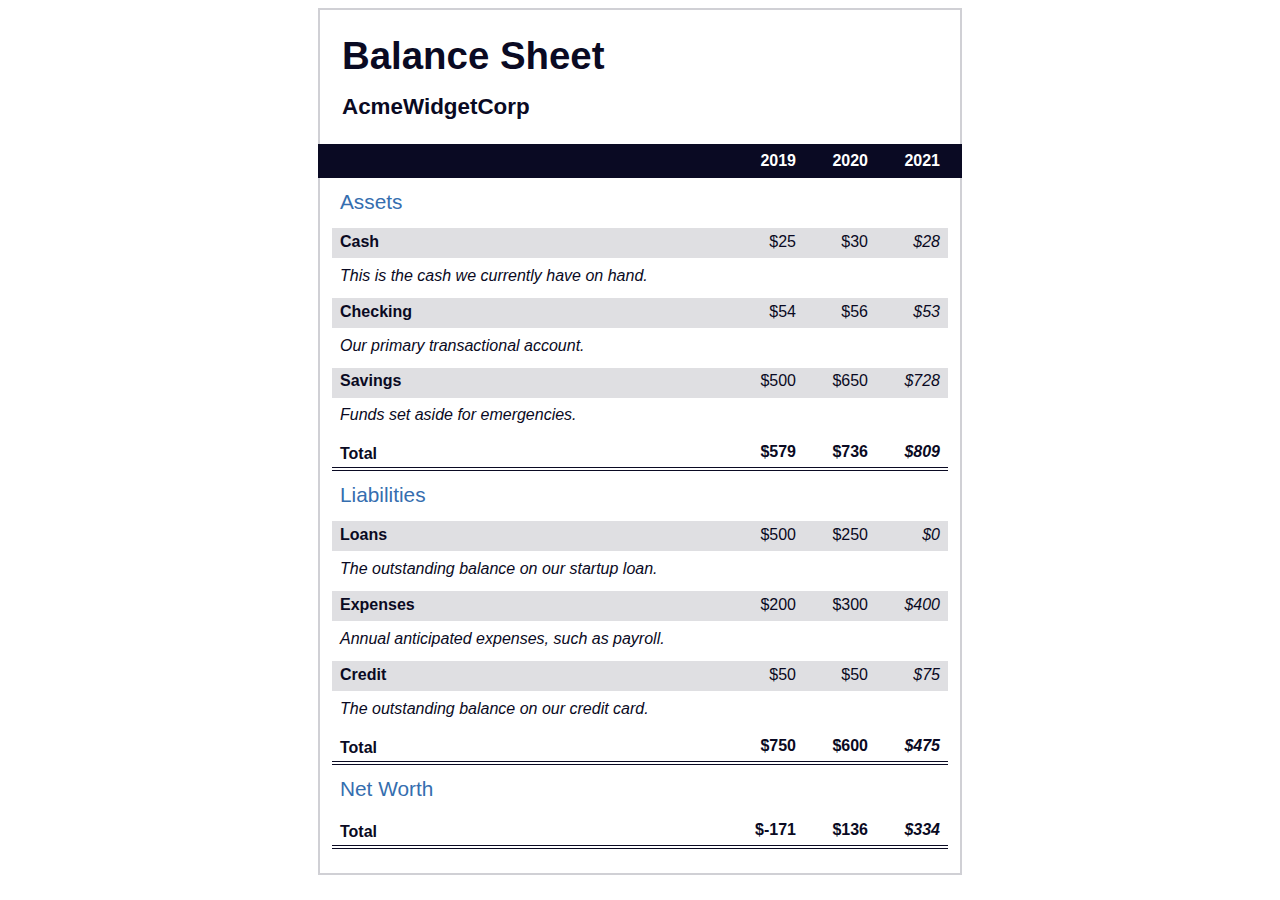
<file: balance sheet/index.html>
<!DOCTYPE html>
<html lang="en">
  <head>
    <meta charset="UTF-8">
    <meta name="viewport" content="width=device-width, initial-scale=1.0">
    <title>Balance Sheet</title>
    <link rel="stylesheet" href="./styles.css">
  </head>
  <body>
    <main>
      <section>
        <h1>
          <span class="flex">
            <span>AcmeWidgetCorp</span>
            <span>Balance Sheet</span>
          </span>
        </h1>
        <div id="years" aria-hidden="true">
          <span class="year">2019</span>
          <span class="year">2020</span>
          <span class="year">2021</span>
        </div>
        <div class="table-wrap">
          <table>
            <caption>Assets</caption>
            <thead>
              <tr>
                <td></td>
                <th><span class="sr-only year">2019</span></th>
                <th><span class="sr-only year">2020</span></th>
                <th class="current"><span class="sr-only year">2021</span></th>
              </tr>
            </thead>
            <tbody>
              <tr class="data">
                <th>Cash <span class="description">This is the cash we currently have on hand.</span></th>
                <td>$25</td>
                <td>$30</td>
                <td class="current">$28</td>
              </tr>
              <tr class="data">
                <th>Checking <span class="description">Our primary transactional account.</span></th>
                <td>$54</td>
                <td>$56</td>
                <td class="current">$53</td>
              </tr>
              <tr class="data">
                <th>Savings <span class="description">Funds set aside for emergencies.</span></th>
                <td>$500</td>
                <td>$650</td>
                <td class="current">$728</td>
              </tr>
              <tr class="total">
                <th>Total <span class="sr-only">Assets</span></th>
                <td>$579</td>
                <td>$736</td>
                <td class="current">$809</td>
              </tr>
            </tbody>
          </table>
          <table>
            <caption>Liabilities</caption>
            <thead>
              <tr>
              <td></td>
              <th><span class="sr-only">2019</span></th>
              <th><span class="sr-only">2020</span></th>
              <th><span class="sr-only">2021</span></th>
              </tr>
            </thead>
            <tbody>
              <tr class="data">
                <th>Loans <span class="description">The outstanding balance on our startup loan.</span></th>
                <td>$500</td>
                <td>$250</td>
                <td class="current">$0</td>
              </tr>
              <tr class="data">
                <th>Expenses <span class="description">Annual anticipated expenses, such as payroll.</span></th>
                <td>$200</td>
                <td>$300</td>
                <td class="current">$400</td>
              </tr>
              <tr class="data">
                <th>Credit <span class="description">The outstanding balance on our credit card.</span></th>
                <td>$50</td>
                <td>$50</td>
                <td class="current">$75</td>
              </tr>
              <tr class="total">
                <th>Total <span class="sr-only">Liabilities</span></th>
                <td>$750</td>
                <td>$600</td>
                <td class="current">$475</td>
              </tr>
            </tbody>
          </table>
          <table>
            <caption>Net Worth</caption>
            <thead>
              <tr>
              <td></td>
              <th><span class="sr-only">2019</span></th>
              <th><span class="sr-only">2020</span></th>
              <th><span class="sr-only">2021</span></th>
              </tr>
            </thead>
            <tbody>
              <tr class="total">
                <th>Total <span class="sr-only">Net Worth</span></th>
                <td>$-171</td>
                <td>$136</td>
                <td class="current">$334</td>
              </tr>
            </tbody>
          </table>
        </div>
      </section>
    </main>
  </body>
</html>
</file>
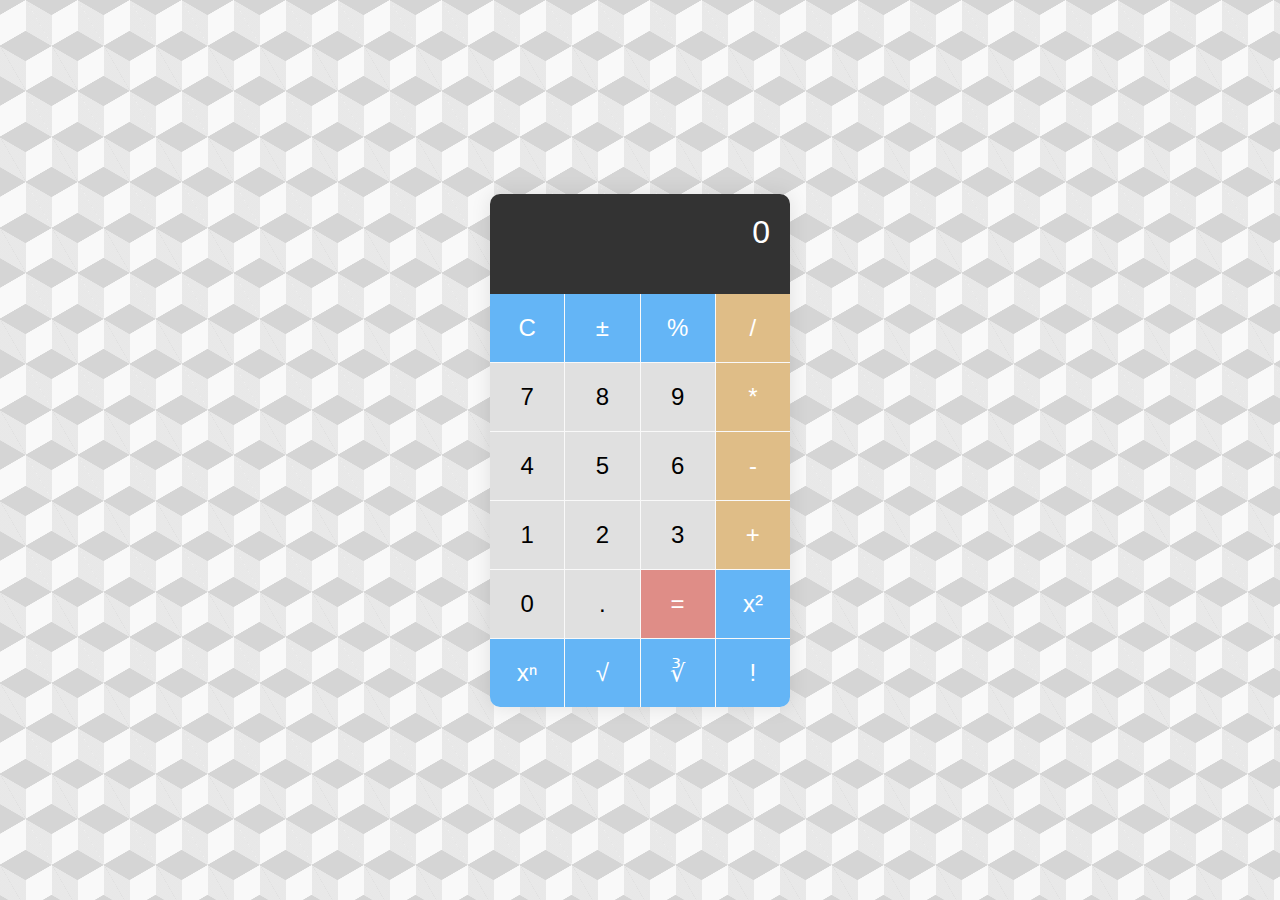
<file: CalculatorJs/index.html>
<!DOCTYPE html>
<html lang="en">
<head>
    <meta charset="UTF-8">
    <meta name="viewport" content="width=device-width, initial-scale=1.0">
    <title>Calculator</title>
    <link rel="stylesheet" href="styles.css">
</head>
<body>
    <div class="calculator">
        <div class="display" id="display">0</div>
        <div class="buttons">
            <button class="btn function-btn" data-key="Escape" onclick="clearDisplay()">C</button>
            <button class="btn function-btn" onclick="negate()">±</button>
            <button class="btn function-btn" onclick="percentage()">%</button>
            <button class="btn operator-btn" data-key="/" onclick="chooseOperation('/')">/</button>

            <button class="btn number-btn" data-key="7" onclick="appendNumber(7)">7</button>
            <button class="btn number-btn" data-key="8" onclick="appendNumber(8)">8</button>
            <button class="btn number-btn" data-key="9" onclick="appendNumber(9)">9</button>
            <button class="btn operator-btn" data-key="*" onclick="chooseOperation('*')">*</button>

            <button class="btn number-btn" data-key="4" onclick="appendNumber(4)">4</button>
            <button class="btn number-btn" data-key="5" onclick="appendNumber(5)">5</button>
            <button class="btn number-btn" data-key="6" onclick="appendNumber(6)">6</button>
            <button class="btn operator-btn" data-key="-" onclick="chooseOperation('-')">-</button>

            <button class="btn number-btn" data-key="1" onclick="appendNumber(1)">1</button>
            <button class="btn number-btn" data-key="2" onclick="appendNumber(2)">2</button>
            <button class="btn number-btn" data-key="3" onclick="appendNumber(3)">3</button>
            <button class="btn operator-btn" data-key="+" onclick="chooseOperation('+')">+</button>

            <button class="btn number-btn" data-key="0" onclick="appendNumber(0)">0</button>
            <button class="btn number-btn" data-key="." onclick="appendNumber('.')">.</button>
            <button class="btn equal-btn" data-key="=" onclick="calculate()">=</button>

            <button class="btn function-btn" onclick="square()">x²</button>
            <button class="btn function-btn" onclick="power()">xⁿ</button>
            <button class="btn function-btn" onclick="sqrt()">√</button>
            <button class="btn function-btn" onclick="cuberoot()">∛</button>
            <button class="btn function-btn" onclick="factorial()">!</button>
        </div>
    </div>
    <script src="script.js"></script>
</body>
</html>
</file>
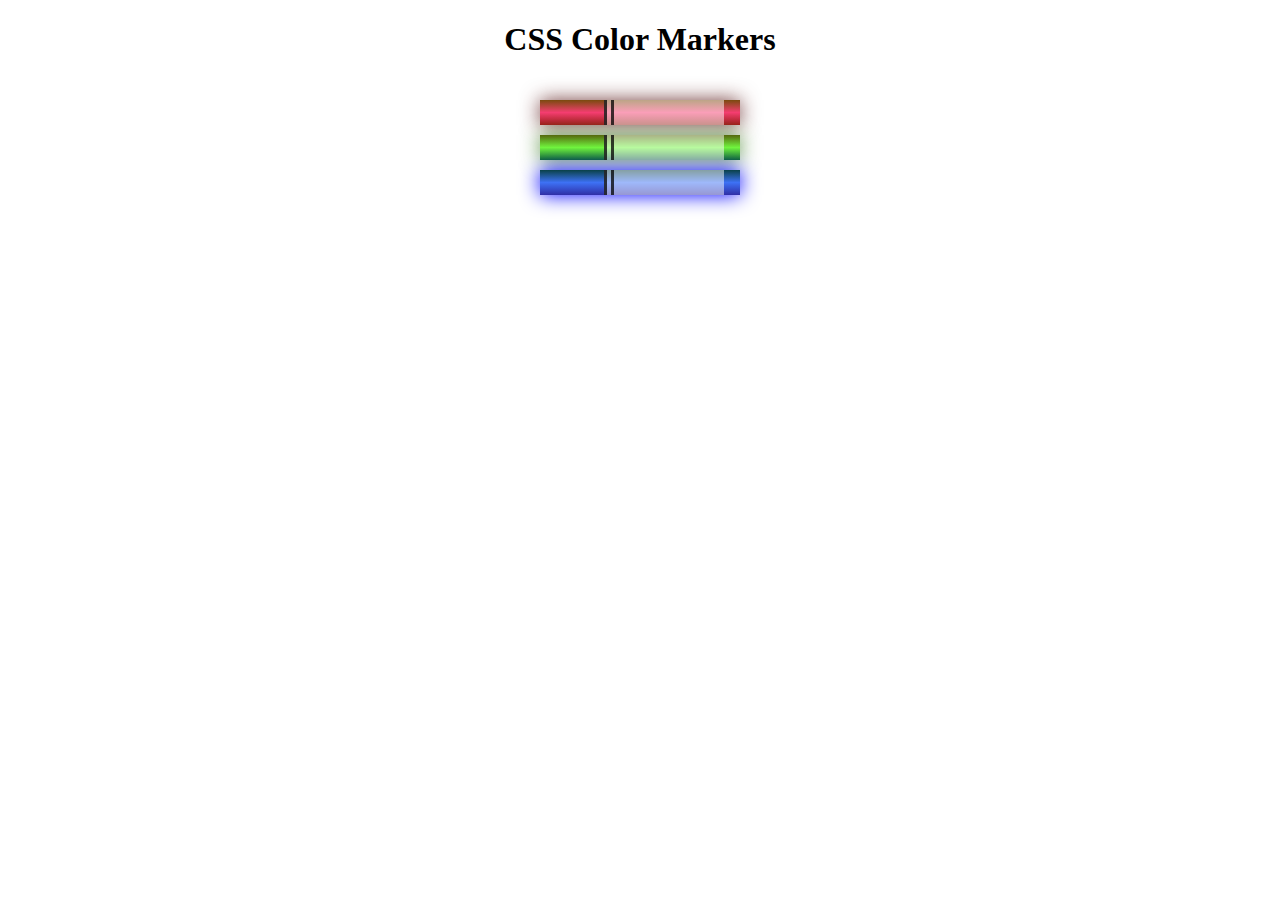
<file: CSS markeriai/index.html>
<!DOCTYPE html>
<html>
  <head>
    <meta charset="utf-8">
    <meta name="viewport" content="width=device-width, initial-scale=1.0">
    <title>Colored Markers</title>
    <link rel="stylesheet" type="text/css" href="styles.css">
  </head>
  <body>
    <h1>CSS Color Markers</h1>
    <div class="container">
      <div class="marker red">
        <div class="cap"></div>
        <div class="sleeve"></div>
      </div>
      <div class="marker green">
        <div class="cap"></div>
        <div class="sleeve"></div>
      </div>
      <div class="marker blue">
        <div class="cap"></div>
        <div class="sleeve"></div>
      </div>
    </div>
  </body>
</html>
</file>
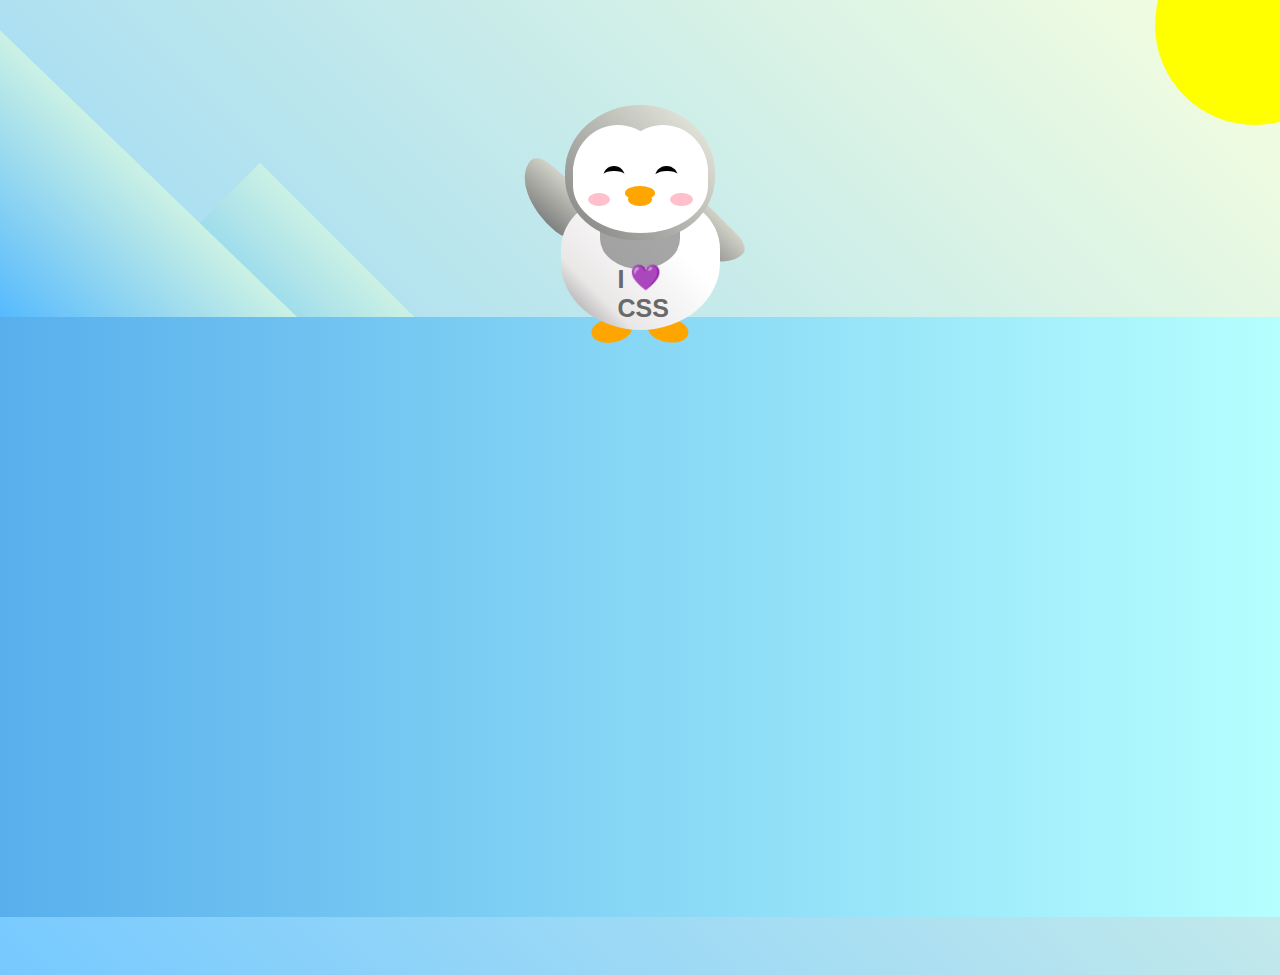
<file: CSS pingviniukas/index.html>
<!DOCTYPE html>
<html lang="en">
  <head>
    <meta charset="UTF-8" />
    <link rel="stylesheet" href="./styles.css" />
    <title>Penguin</title>
    <meta name="viewport" content="width=device-width, initial-scale=1.0" />
  </head>

  <body>
    <div class="left-mountain"></div>
    <div class="back-mountain"></div>
    <div class="sun"></div>
    <div class="penguin">
      <div class="penguin-head">
        <div class="face left"></div>
        <div class="face right"></div>
        <div class="chin"></div>
        <div class="eye left">
          <div class="eye-lid"></div>
        </div>
        <div class="eye right">
          <div class="eye-lid"></div>
        </div>
        <div class="blush left"></div>
        <div class="blush right"></div>
        <div class="beak top"></div>
        <div class="beak bottom"></div>
      </div>
      <div class="shirt">
        <div>💜</div>
        <p>I CSS</p>
      </div> 
      <div class="penguin-body">
        <div class="arm left"></div>
        <div class="arm right"></div>
        <div class="foot left"></div>
        <div class="foot right"></div>
      </div>
    </div>

    <div class="ground"></div>
  </body>
</html>
</file>
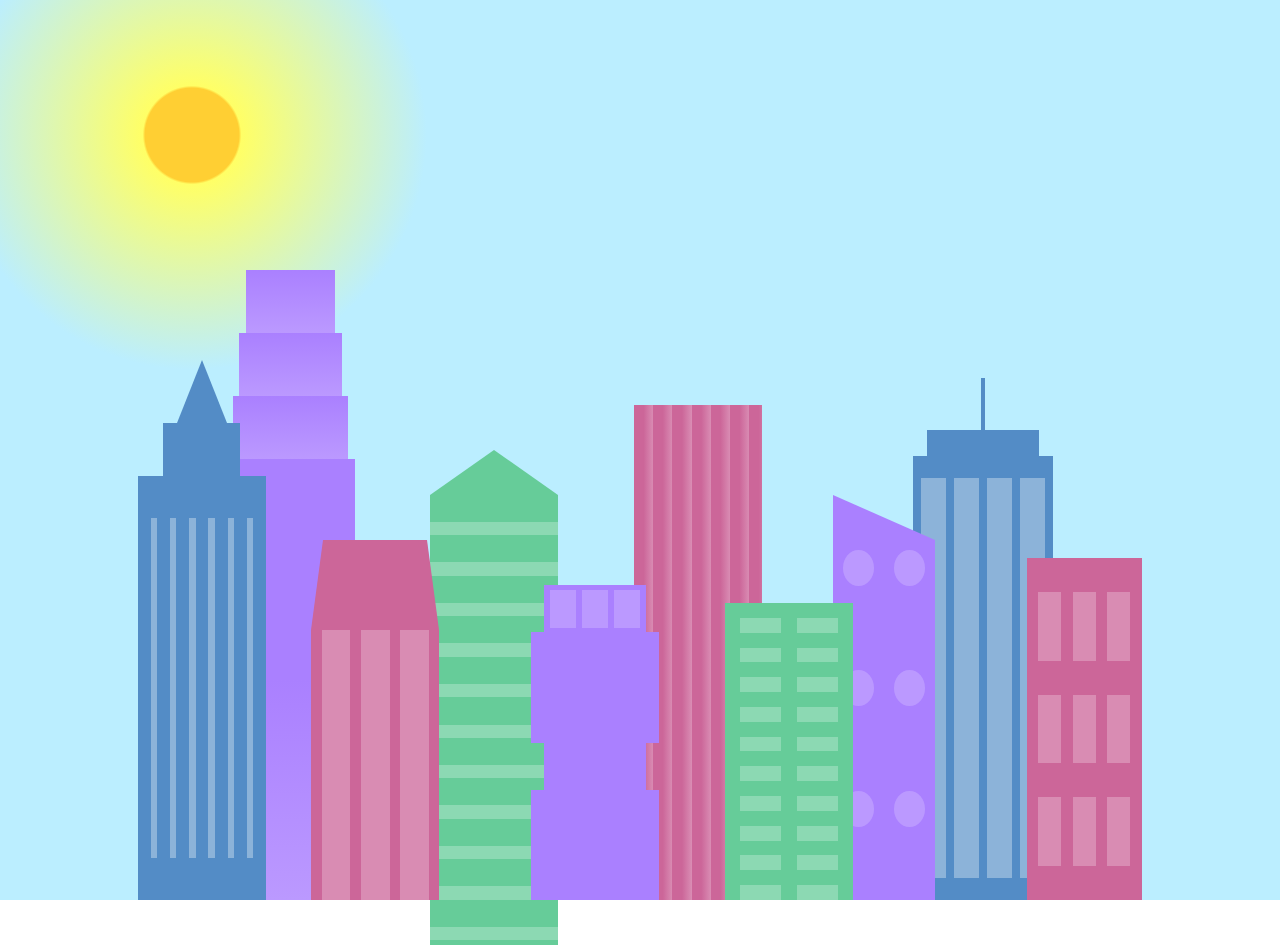
<file: CSS variables (cities skylines krc)/index.html>
<!DOCTYPE html>
<html lang="en">    
  <head>
    <meta charset="UTF-8">
    <title>City Skyline</title>
    <link href="styles.css" rel="stylesheet" />   
  </head>

  <body>
    <div class="background-buildings sky">
      <div></div>
      <div></div>
      <div class="bb1 building-wrap">
        <div class="bb1a bb1-window"></div>
        <div class="bb1b bb1-window"></div>
        <div class="bb1c bb1-window"></div>
        <div class="bb1d"></div>
      </div>
      <div class="bb2">
        <div class="bb2a"></div>
        <div class="bb2b"></div>
      </div>
      <div class="bb3"></div>
      <div></div>
      <div class="bb4 building-wrap">
        <div class="bb4a"></div>
        <div class="bb4b"></div>
        <div class="bb4c window-wrap">
          <div class="bb4-window"></div>
          <div class="bb4-window"></div>
          <div class="bb4-window"></div>
          <div class="bb4-window"></div>
        </div>
      </div>
      <div></div>
      <div></div>
    </div>

    <div class="foreground-buildings">
      <div></div>
      <div></div>
      <div class="fb1 building-wrap">
        <div class="fb1a"></div>
        <div class="fb1b"></div>
        <div class="fb1c"></div>
      </div>
      <div class="fb2">
        <div class="fb2a"></div>
        <div class="fb2b window-wrap">
          <div class="fb2-window"></div>
          <div class="fb2-window"></div>
          <div class="fb2-window"></div>
        </div>
      </div>
      <div></div>
      <div class="fb3 building-wrap">
        <div class="fb3a window-wrap">
          <div class="fb3-window"></div>
          <div class="fb3-window"></div>
          <div class="fb3-window"></div>
        </div>
        <div class="fb3b"></div>
        <div class="fb3a"></div>
        <div class="fb3b"></div>
      </div>
      <div class="fb4">
        <div class="fb4a"></div>
        <div class="fb4b">
          <div class="fb4-window"></div>
          <div class="fb4-window"></div>
          <div class="fb4-window"></div>
          <div class="fb4-window"></div>
          <div class="fb4-window"></div>
          <div class="fb4-window"></div>
        </div>
      </div>
      <div class="fb5"></div>
      <div class="fb6"></div>
      <div></div>
      <div></div>
    </div>
  </body>
</html>
</file>
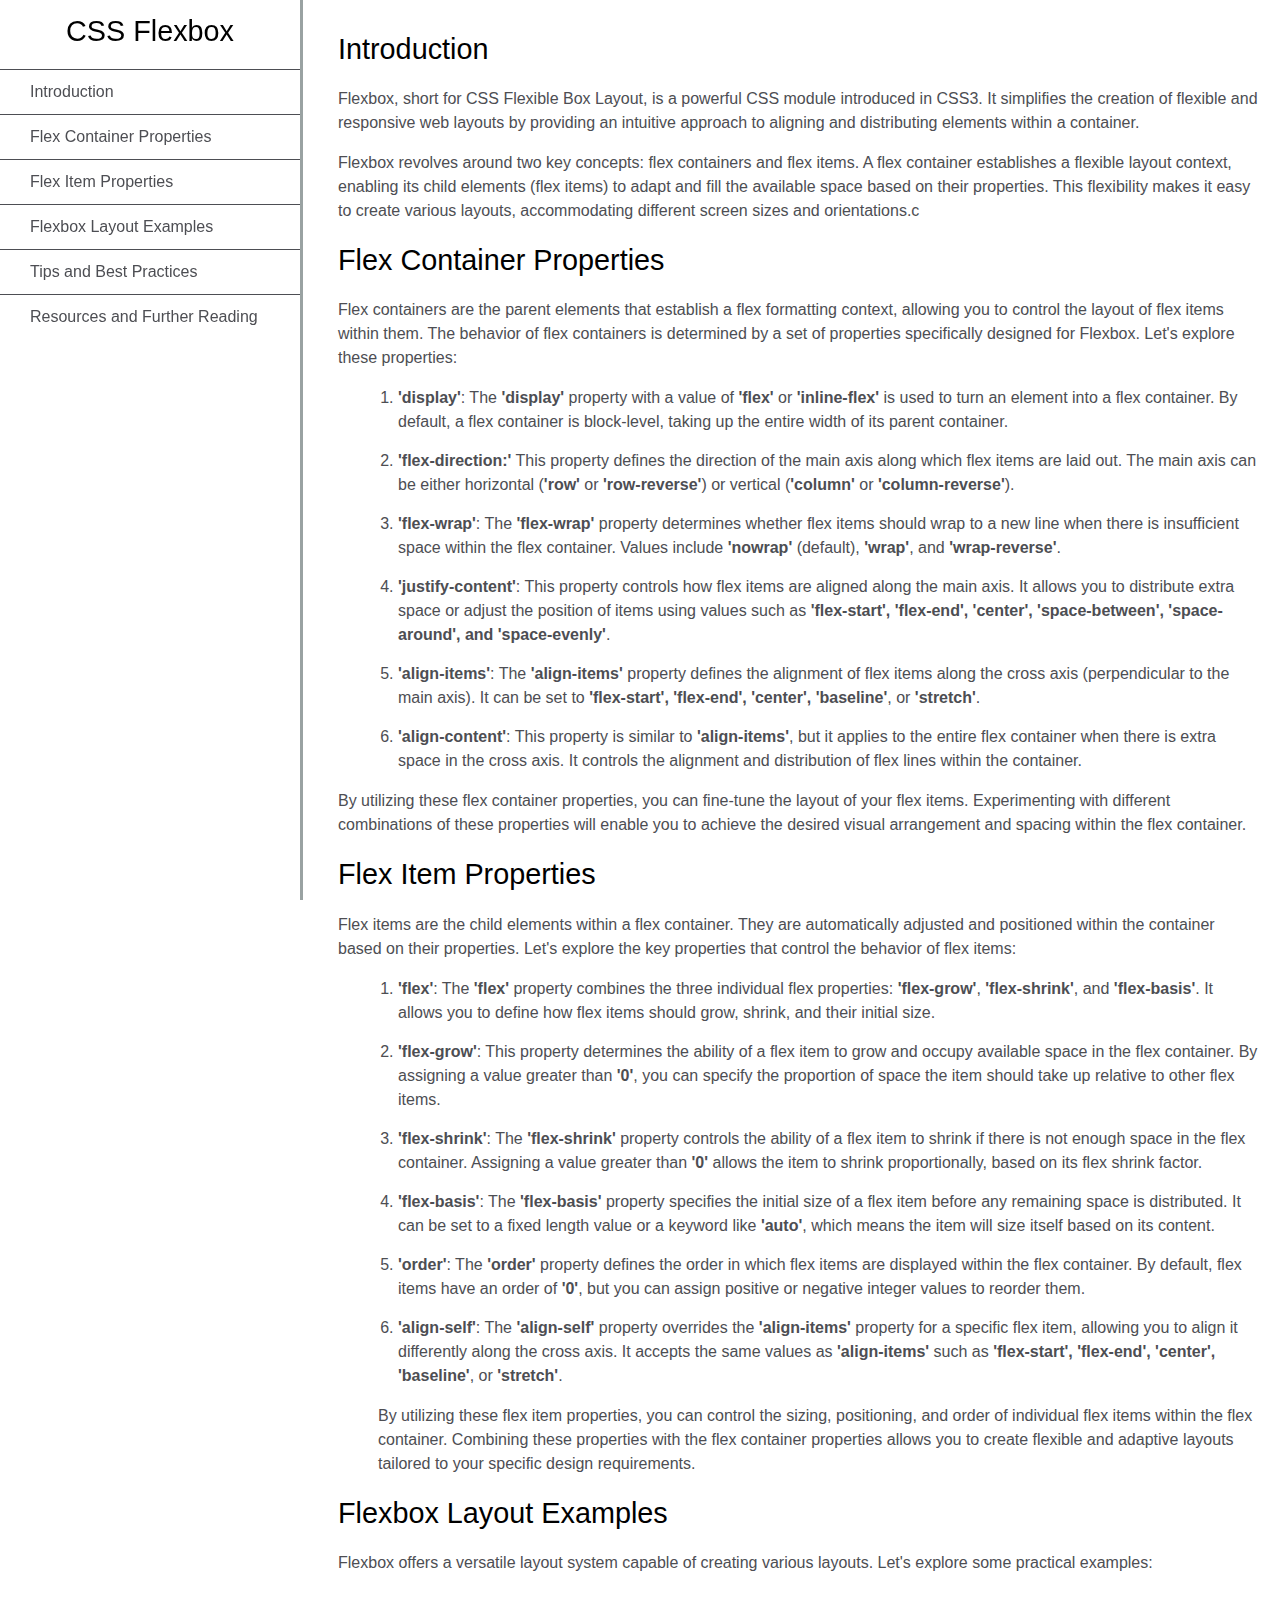
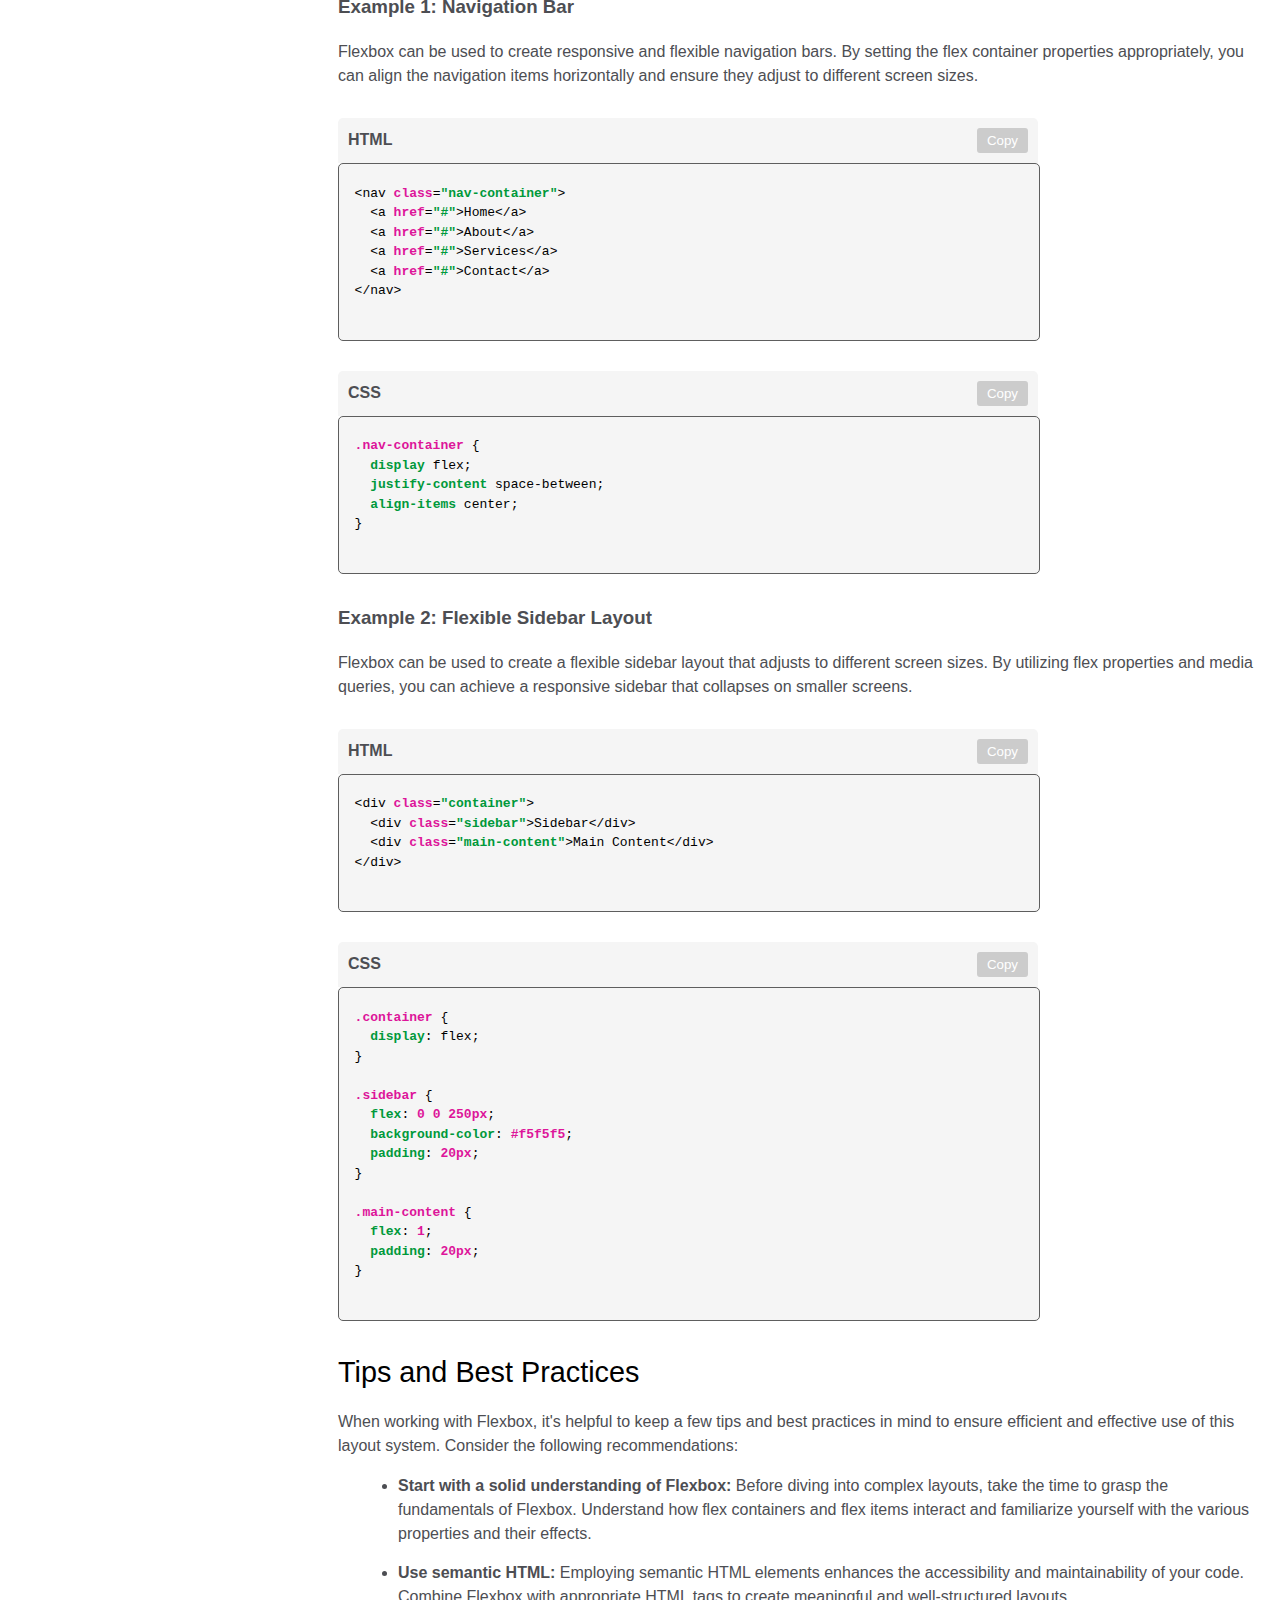
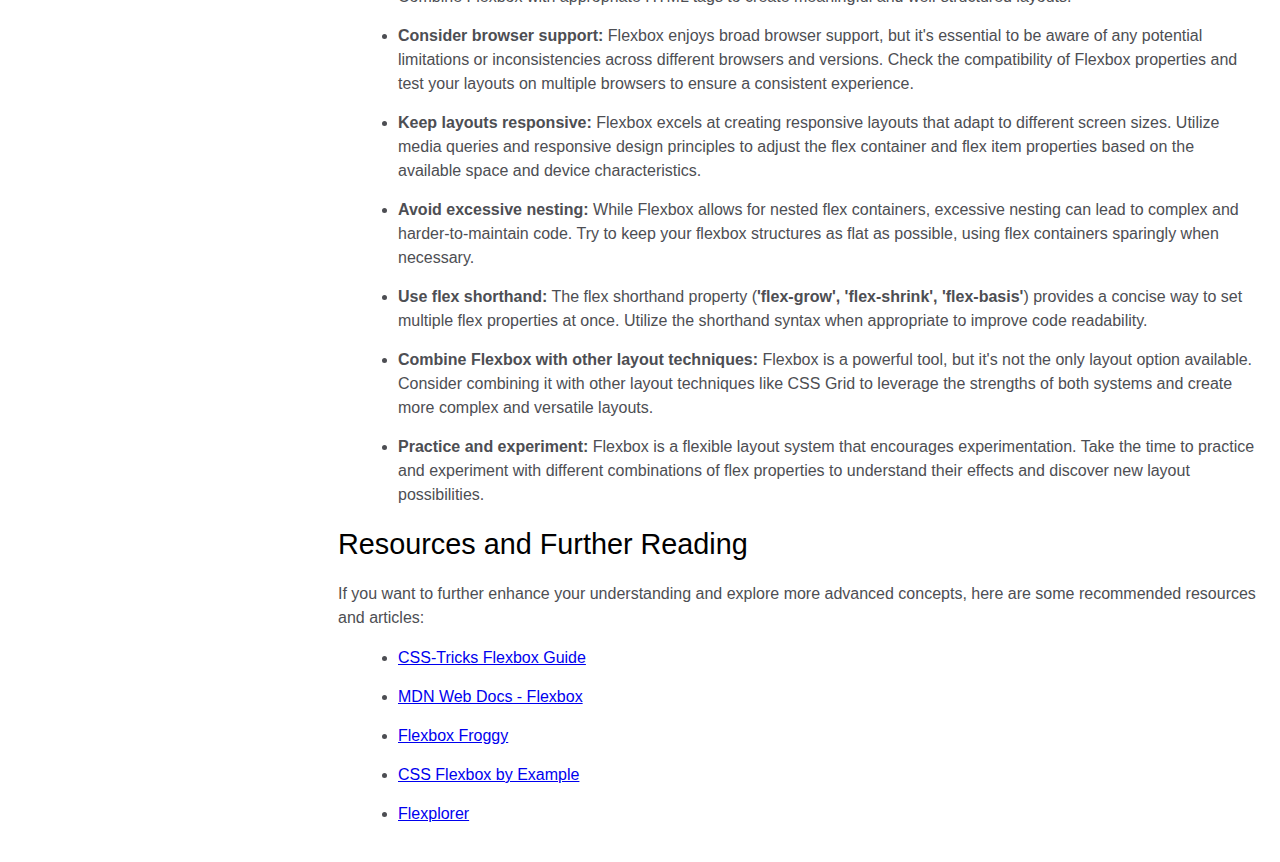
<file: Documentation apie CSS Flexbox/index.html>
<!DOCTYPE html>
<html>
  <head>
    <meta charset="utf-8">
    <meta name="viewport" content="width=device-width, initial-scale=1.0">
    <title>CSS Flexbox</title>
    <link rel="stylesheet" type="text/css" href="styles.css">
    <script src="script.js"></script>
  </head>
  <body>
    <nav id="navbar">
      <header>CSS Flexbox</header>
      <ul>
        <li>
            <a class="nav-link" href="#Introduction">Introduction</a>
        </li>
        <li>
          <a class="nav-link" href="#Flex_Container_Properties">Flex Container Properties</a>
        </li>
        <li>
          <a class="nav-link" href="#Flex_Item_Properties">Flex Item Properties</a>
        </li>
        <li>
            <a class="nav-link" href="#Flexbox_Layout_Examples">Flexbox Layout Examples</a>
        </li>
        <li><a class="nav-link" href="#Tips_and_Best_Practices">Tips and Best Practices</a></li>
        <li>
        <a class="nav-link" href="#Resources_and_Further_Reading">Resources and Further Reading</a>
        </li>
      </ul>
    </nav>
    <main id="main-doc">
      <section class="main-section" id="Introduction">
        <header>Introduction</header>
        <p>Flexbox, short for CSS Flexible Box Layout, is a powerful CSS module introduced in CSS3. It simplifies the creation of flexible and responsive web layouts by providing an intuitive approach to aligning and distributing elements within a container.</p>
        <p>Flexbox revolves around two key concepts: flex containers and flex items. A flex container establishes a flexible layout context, enabling its child elements (flex items) to adapt and fill the available space based on their properties. This flexibility makes it easy to create various layouts, accommodating different screen sizes and orientations.c</p>
      </section>
      <section class="main-section" id="Flex_Container_Properties">
        <header>Flex Container Properties</header>
        <p>Flex containers are the parent elements that establish a flex formatting context, allowing you to control the layout of flex items within them. The behavior of flex containers is determined by a set of properties specifically designed for Flexbox. Let's explore these properties:</p>
        <ol>
          <li><strong>'display'</strong>: The <strong>'display'</strong> property with a value of <strong>'flex'</strong> or <strong>'inline-flex'</strong> is used to turn an element into a flex container. By default, a flex container is block-level, taking up the entire width of its parent container.</li>
          <li><strong>'flex-direction:'</strong> This property defines the direction of the main axis along which flex items are laid out. The main axis can be either horizontal (<strong>'row'</strong> or <strong>'row-reverse'</strong>) or vertical (<strong>'column'</strong> or <strong>'column-reverse'</strong>).</li>
          <li><strong>'flex-wrap'</strong>: The <strong>'flex-wrap'</strong> property determines whether flex items should wrap to a new line when there is insufficient space within the flex container. Values include <strong>'nowrap'</strong> (default), <strong>'wrap'</strong>, and <strong>'wrap-reverse'</strong>.</li>
          <li><strong>'justify-content'</strong>: This property controls how flex items are aligned along the main axis. It allows you to distribute extra space or adjust the position of items using values such as <strong>'flex-start', 'flex-end', 'center', 'space-between', 'space-around', and 'space-evenly'</strong>.</li>
          <li><strong>'align-items'</strong>: The <strong>'align-items'</strong> property defines the alignment of flex items along the cross axis (perpendicular to the main axis). It can be set to <strong>'flex-start', 'flex-end', 'center', 'baseline'</strong>, or <strong>'stretch'</strong>.</li>
          <li><strong>'align-content'</strong>: This property is similar to <strong>'align-items'</strong>, but it applies to the entire flex container when there is extra space in the cross axis. It controls the alignment and distribution of flex lines within the container.</li>
        </ol>
        <p>By utilizing these flex container properties, you can fine-tune the layout of your flex items. Experimenting with different combinations of these properties will enable you to achieve the desired visual arrangement and spacing within the flex container.</p>
      </section>
      <section class="main-section" id="Flex_Item_Properties">
        <header>Flex Item Properties</header>
        <p>Flex items are the child elements within a flex container. They are automatically adjusted and positioned within the container based on their properties. Let's explore the key properties that control the behavior of flex items:</p>
        <ol>
          <li><strong>'flex'</strong>: The <strong>'flex'</strong> property combines the three individual flex properties: <strong>'flex-grow'</strong>, <strong>'flex-shrink'</strong>, and <strong>'flex-basis'</strong>. It allows you to define how flex items should grow, shrink, and their initial size.</li>
          <li><strong>'flex-grow'</strong>: This property determines the ability of a flex item to grow and occupy available space in the flex container. By assigning a value greater than <strong>'0'</strong>, you can specify the proportion of space the item should take up relative to other flex items.</li>
          <li><strong>'flex-shrink'</strong>: The <strong>'flex-shrink'</strong> property controls the ability of a flex item to shrink if there is not enough space in the flex container. Assigning a value greater than <strong>'0'</strong> allows the item to shrink proportionally, based on its flex shrink factor.</li>
          <li><strong>'flex-basis'</strong>: The <strong>'flex-basis'</strong> property specifies the initial size of a flex item before any remaining space is distributed. It can be set to a fixed length value or a keyword like <strong>'auto'</strong>, which means the item will size itself based on its content.</li>
          <li><strong>'order'</strong>: The <strong>'order'</strong> property defines the order in which flex items are displayed within the flex container. By default, flex items have an order of <strong>'0'</strong>, but you can assign positive or negative integer values to reorder them.</li>
          <li><strong>'align-self'</strong>: The <strong>'align-self'</strong> property overrides the <strong>'align-items'</strong> property for a specific flex item, allowing you to align it differently along the cross axis. It accepts the same values as <strong>'align-items'</strong> such as <strong>'flex-start', 'flex-end', 'center', 'baseline'</strong>, or <strong>'stretch'</strong>.</li>
          <p>By utilizing these flex item properties, you can control the sizing, positioning, and order of individual flex items within the flex container. Combining these properties with the flex container properties allows you to create flexible and adaptive layouts tailored to your specific design requirements.</p>
        </ol>
      </section>
      <section class="main-section" id="Flexbox_Layout_Examples">
        <header>Flexbox Layout Examples</header>
        <p>Flexbox offers a versatile layout system capable of creating various layouts. Let's explore some practical examples:</p>
        <h3>Example 1: Navigation Bar</h3>
        <p>Flexbox can be used to create responsive and flexible navigation bars. By setting the flex container properties appropriately, you can align the navigation items horizontally and ensure they adjust to different screen sizes.</p>
        <div class="code-container">
          <div class="code-header">
            <span class="code-language">HTML</span>
            <button class="code-copy-button">Copy</button>
          </div>
          <pre>
            <code>
  &lt;nav <span class="highlight">class</span>=<span class="highlight1">"nav-container"</span>&gt;
    &lt;a <span class="highlight">href</span>=<span class="highlight1">"#"</span>>Home&lt;/a&gt;
    &lt;a <span class="highlight">href</span>=<span class="highlight1">"#"</span>>About&lt;/a&gt;
    &lt;a <span class="highlight">href</span>=<span class="highlight1">"#"</span>>Services&lt;/a&gt;
    &lt;a <span class="highlight">href</span>=<span class="highlight1">"#"</span>>Contact&lt;/a&gt;
  &lt;/nav&gt;
            </code>
          </pre>
        </div>
        <div class="code-container">
          <div class="code-header">
            <span class="code-language">CSS</span>
            <button class="code-copy-button">Copy</button>
          </div> 
          <pre>
            <code>
  <span class="highlight">.nav-container </span>{
    <span class="highlight1">display</span> flex;
    <span class="highlight1">justify-content</span> space-between;
    <span class="highlight1">align-items</span> center;
  }
            </code>
          </pre>
        </div>
        <h3>Example 2: Flexible Sidebar Layout</h3>
        <p>Flexbox can be used to create a flexible sidebar layout that adjusts to different screen sizes. By utilizing flex properties and media queries, you can achieve a responsive sidebar that collapses on smaller screens.</p>
        <div class="code-container">
          <div class="code-header">
            <span class="code-language">HTML</span>
            <button class="code-copy-button">Copy</button>
          </div>
          <pre>
            <code>
  &lt;div <span class="highlight">class</span>=<span class="highlight1">"container"</span>&gt;
    &lt;div <span class="highlight">class</span>=<span class="highlight1">"sidebar"</span>&gtSidebar&lt;/div&gt;
    &lt;div <span class="highlight">class</span>=<span class="highlight1">"main-content"</span>&gt;Main Content&lt;/div&gt;
  &lt;/div&gt;
            </code>
          </pre>
        </div>
        <div class="code-container">
          <div class="code-header">
            <span class="code-language">CSS</span>
            <button class="code-copy-button">Copy</button>
          </div>
          <pre>
            <code>
  <span class="highlight">.container </span>{
    <span class="highlight1">display</span>: flex;
  }

  <span class="highlight">.sidebar</span> {
    <span class="highlight1">flex</span>: <span class="highlight">0 0 250px</span>;
    <span class="highlight1">background-color</span>: <span class="highlight">#f5f5f5</span>;
    <span class="highlight1">padding</span>: <span class="highlight">20px</span>;
  }

  <span class="highlight">.main-content</span> {
    <span class="highlight1">flex</span>: <span class="highlight">1</span>;
    <span class="highlight1">padding</span>: <span class="highlight">20px</span>;
  }
            </code>
          </pre>
        </div>
      </section>
      <section class="main-section" id="Tips_and_Best_Practices">
        <header>Tips and Best Practices</header>
        <p>When working with Flexbox, it's helpful to keep a few tips and best practices in mind to ensure efficient and effective use of this layout system. Consider the following recommendations:</p>
        <ul>
          <li><strong>Start with a solid understanding of Flexbox:</strong> Before diving into complex layouts, take the time to grasp the fundamentals of Flexbox. Understand how flex containers and flex items interact and familiarize yourself with the various properties and their effects.</li>
          <li><strong>Use semantic HTML:</strong> Employing semantic HTML elements enhances the accessibility and maintainability of your code. Combine Flexbox with appropriate HTML tags to create meaningful and well-structured layouts.</li>
          <li><strong>Consider browser support:</strong> Flexbox enjoys broad browser support, but it's essential to be aware of any potential limitations or inconsistencies across different browsers and versions. Check the compatibility of Flexbox properties and test your layouts on multiple browsers to ensure a consistent experience.</li>
          <li><strong>Keep layouts responsive:</strong> Flexbox excels at creating responsive layouts that adapt to different screen sizes. Utilize media queries and responsive design principles to adjust the flex container and flex item properties based on the available space and device characteristics.</li>
          <li><strong>Avoid excessive nesting:</strong> While Flexbox allows for nested flex containers, excessive nesting can lead to complex and harder-to-maintain code. Try to keep your flexbox structures as flat as possible, using flex containers sparingly when necessary.</li>
          <li><strong>Use flex shorthand:</strong> The flex shorthand property (<strong>'flex-grow', 'flex-shrink', 'flex-basis'</strong>) provides a concise way to set multiple flex properties at once. Utilize the shorthand syntax when appropriate to improve code readability.</li>
          <li><strong>Combine Flexbox with other layout techniques:</strong> Flexbox is a powerful tool, but it's not the only layout option available. Consider combining it with other layout techniques like CSS Grid to leverage the strengths of both systems and create more complex and versatile layouts.</li>
          <li><strong>Practice and experiment:</strong> Flexbox is a flexible layout system that encourages experimentation. Take the time to practice and experiment with different combinations of flex properties to understand their effects and discover new layout possibilities.</li>
        </ul>
      </section>
      <section class="main-section" id="Resources_and_Further_Reading">
        <header>Resources and Further Reading</header>
        <p>If you want to further enhance your understanding and explore more advanced concepts, here are some recommended resources and articles:</p>
        <ul>
          <li><a href="https://css-tricks.com/snippets/css/a-guide-to-flexbox/">CSS-Tricks Flexbox Guide</a></li>
          <li><a href="https://developer.mozilla.org/en-US/docs/Web/CSS/CSS_Flexible_Box_Layout/Basic_Concepts_of_Flexbox">MDN Web Docs - Flexbox</a></li>
          <li><a href="https://flexboxfroggy.com/">Flexbox Froggy</a></li>
          <li><a href="https://www.freecodecamp.org/news/css-flexbox-by-example/">CSS Flexbox by Example</a></li>
          <li><a href="https://bennettfeely.com/flexplorer/">Flexplorer</a></li>
        </ul>
      </section>
    </main>
  </body>
</html>
</file>
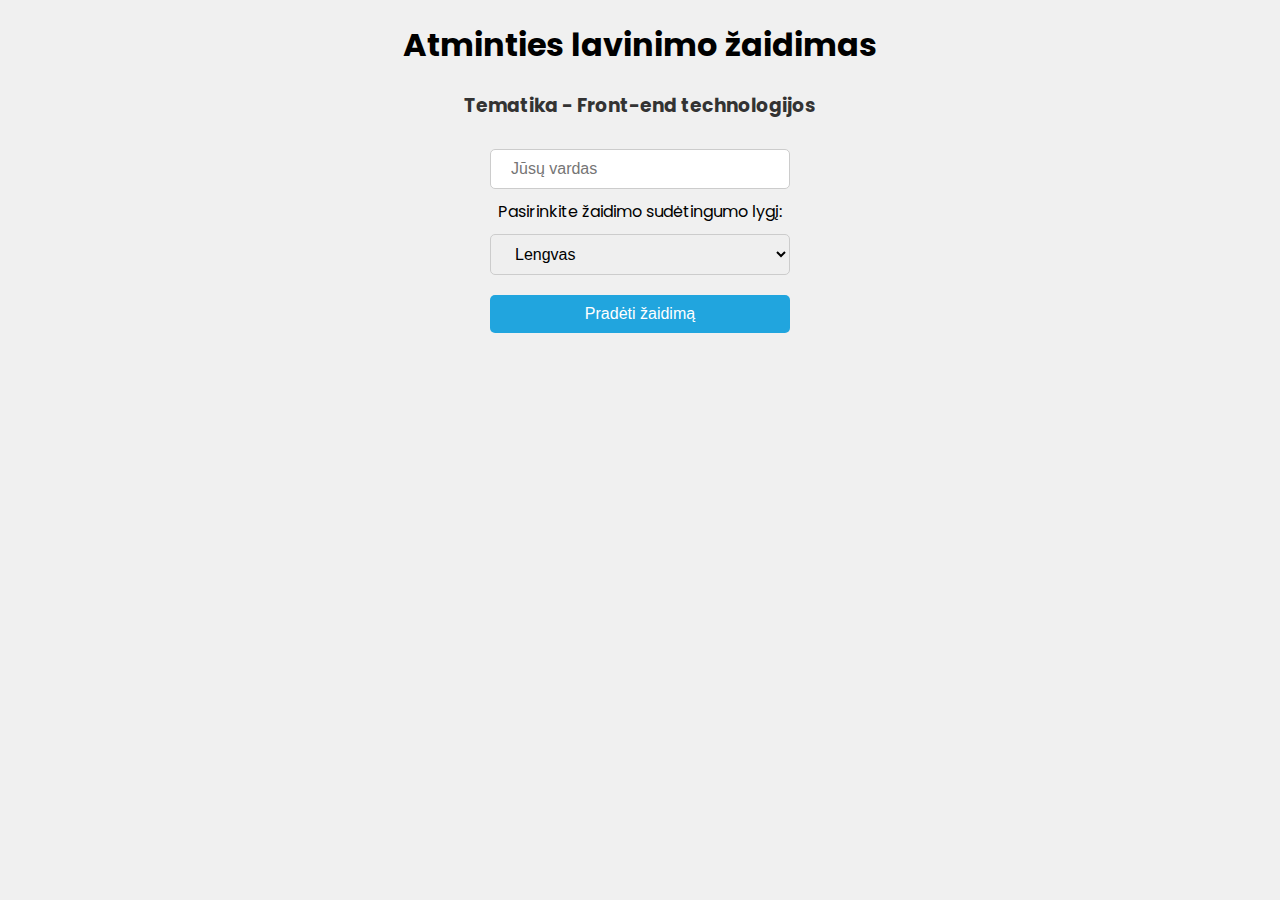
<file: MemoryCardGame/index.html>
<!DOCTYPE html>
<html lang="lt">
<head>
    <meta charset="UTF-8">
    <meta name="viewport" content="width=device-width, initial-scale=1.0">
    <title>Atminties lavinimo žaidimas</title>
    <link rel="stylesheet" href="styles.css">
    <link href="https://fonts.googleapis.com/css2?family=Poppins:wght@400;700&display=swap" rel="stylesheet">
</head>
<body>
    <div class="game-container">
        <h1>Atminties lavinimo žaidimas</h1>
        <h3 class="subtitle">Tematika - Front-end technologijos</h3>
        <div class="controls">
            <input type="text" id="player-name" placeholder="Jūsų vardas">
            <label for="difficulty-level">Pasirinkite žaidimo sudėtingumo lygį: </label>
            <select id="difficulty-level">
                <option value="easy">Lengvas</option>
                <option value="medium">Vidutinis</option>
                <option value="hard">Sunkus</option>
            </select>
            <button id="start-button">Pradėti žaidimą</button>
            <p id="error-message" class="error-message hidden">Prašome įvesti savo vardą</p>
        </div>
        <div class="score-board hidden">
            <p id="player">Žaidėjas: <span id="player-name-display"></span></p>
            <p id="score">Taškai: 0</p>
            <p id="time">Laikas: 0s</p>
        </div>
        <div class="game-board hidden" id="game-board"></div>
        <div class="button-container hidden">
            <button id="replay-button" class="replay-button">Bandykite vėl</button>
            <button id="back-button" class="back-button">Grįžti į pradžią</button>
        </div>
        <button id="history-button" class="history-button hidden">
            <img src="assets/history.png" alt="History" class="history-icon">
        </button>
    </div>
    
    <div class="popup hidden" id="history-popup">
        <div class="popup-content">
            <h2>Žaidimo istorija</h2>
            <ul id="history-list"></ul>
            <button id="close-history-button">Uždaryti</button>
        </div>
    </div>
    
    <div class="popup hidden" id="popup">
        <div class="popup-content">
            <button id="close-replay-button" class="close-button">×</button>
            <p>Žaidimas baigtas, ar norite bandyti vėl?</p>
            <button id="replay-button-popup">Bandykite vėl</button>
        </div>
    </div>
    
    <script src="script.js"></script>
</body>
</html>
</file>
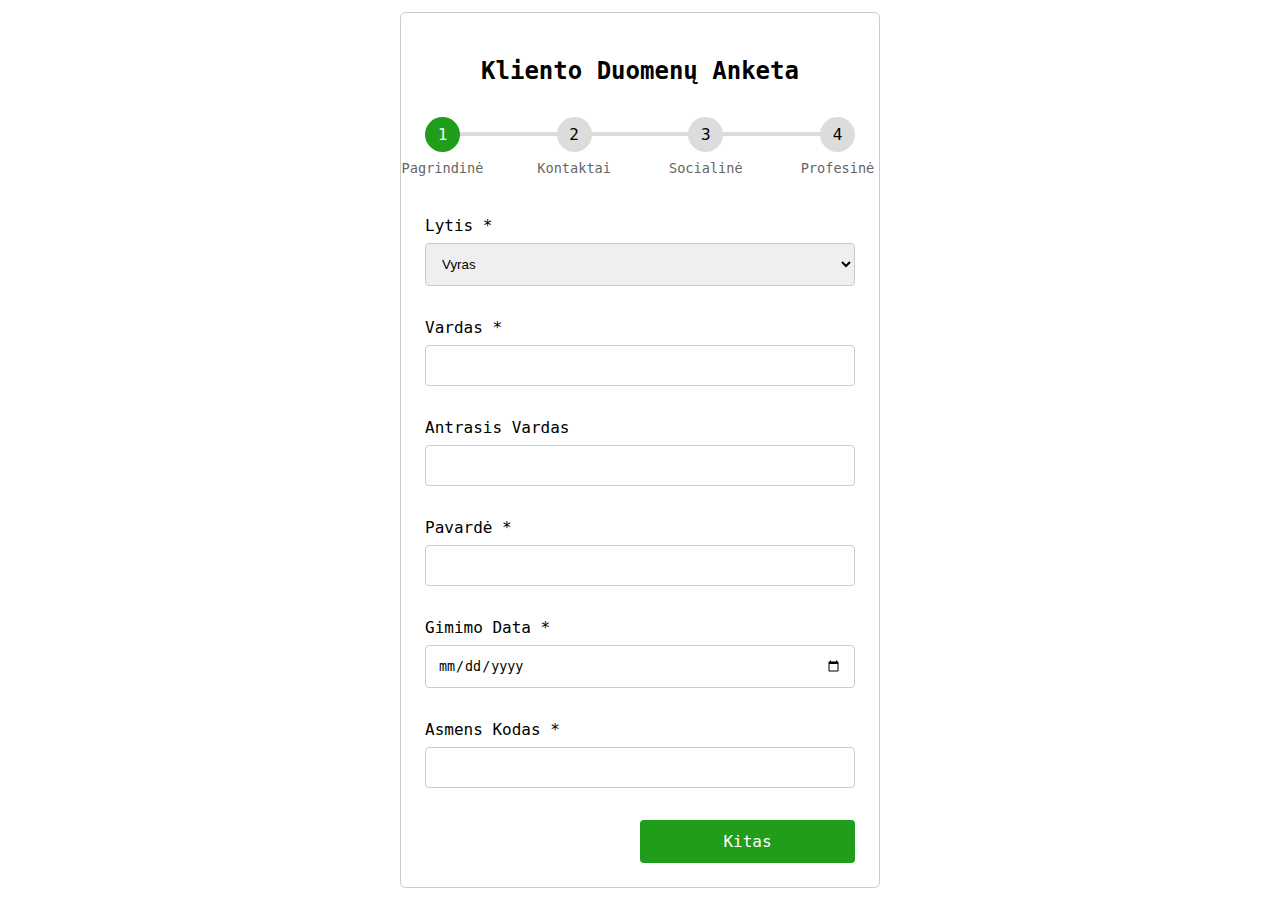
<file: Multi-step-form/index.html>
<!DOCTYPE html>
<html lang="lt">
<head>
    <meta charset="UTF-8">
    <meta http-equiv="X-UA-Compatible" content="IE=edge">
    <meta name="viewport" content="width=device-width, initial-scale=1.0">
    <title>Kliento Duomenų Anketa</title>
    <link rel="stylesheet" href="./styles.css" />
</head>
<body>
    <div class="form-container">
        <form action="#" class="form">
            <h2 class="text-center">Kliento Duomenų Anketa</h2>
            
            <div class="progressbar">
                <div class="progress" id="progress"></div>
                <div class="progress-step progress-step-active" data-title="Pagrindinė"></div>
                <div class="progress-step" data-title="Kontaktai"></div>
                <div class="progress-step" data-title="Socialinė"></div>
                <div class="progress-step" data-title="Profesinė"></div>
            </div>

            <div class="form-step form-step-active">
                <div class="input-group">
                    <label for="gender">Lytis <span class="required">*</span></label>
                    <select name="gender" id="gender" required>
                        <option value="vyras">Vyras</option>
                        <option value="moteris">Moteris</option>
                    </select>
                </div>
                <div class="input-group">
                    <label for="firstName">Vardas <span class="required">*</span></label>
                    <input type="text" name="firstName" id="firstName" required />
                </div>
                <div class="input-group">
                    <label for="middleName">Antrasis Vardas</label>
                    <input type="text" name="middleName" id="middleName" />
                </div>
                <div class="input-group">
                    <label for="lastName">Pavardė <span class="required">*</span></label>
                    <input type="text" name="lastName" id="lastName" required />
                </div>
                <div class="input-group">
                    <label for="dob">Gimimo Data <span class="required">*</span></label>
                    <input type="date" name="dob" id="dob" required />
                </div>
                <div class="input-group">
                    <label for="personalCode">Asmens Kodas <span class="required">*</span></label>
                    <input type="text" name="personalCode" id="personalCode" required maxlength="11" />
                </div>
                <div class="">
                    <a href="#" class="btn btn-next width-50 ml-auto">Kitas</a>
                </div>
            </div>

            <div class="form-step">
                <div class="input-group">
                    <label for="phone">Telefono Numeris <span class="required">*</span></label>
                    <input type="number" name="phone" id="phone" required />
                </div>
                <div class="input-group">
                    <label for="email">El. Pašto Adresas <span class="required">*</span></label>
                    <input type="email" name="email" id="email" required />
                </div>
                <div class="input-group">
                    <label for="address">Gyvenamoji Vieta <span class="required">*</span></label>
                    <input name="address" id="address" required />
                </div>
                <div class="btns-group">
                    <a href="#" class="btn btn-prev">Atgal</a>
                    <a href="#" class="btn btn-next">Kitas</a>
                </div>
            </div>

            <div class="form-step">
                <div class="input-group">
                    <label for="maritalStatus">Vedybinė Padėtis <span class="required">*</span></label>
                    <select name="maritalStatus" id="maritalStatus" required>
                        <option value="nevedęs/netekėjusi">Nevedęs/Netekėjusi</option>
                        <option value="vedęs/ištekėjusi">Vedęs/Ištekėjusi</option>
                        <option value="išsiskyręs(-usi)">Išsiskyręs(-usi)</option>
                    </select>
                </div>
                <div class="input-group" id="spouseNameGroup">
                    <label for="spouseName">Sutuoktinis(-ė) Vardas</label>
                    <input type="text" name="spouseName" id="spouseName" />
                </div>
                <div class="input-group" id="spouseLastNameGroup">
                    <label for="spouseLastName">Sutuoktinis(-ė) Pavardė</label>
                    <input type="text" name="spouseLastName" id="spouseLastName" />
                </div>
                <div class="btns-group">
                    <a href="#" class="btn btn-prev">Atgal</a>
                    <a href="#" class="btn btn-next">Kitas</a>
                </div>
            </div>

            <div class="form-step">
                <div class="input-group">
                    <label for="employmentStatus">Profesinė Padėtis <span class="required">*</span></label>
                    <select name="employmentStatus" id="employmentStatus" required>
                        <option value="studijuoja">Studijuoja</option>
                        <option value="dirba">Dirba</option>
                        <option value="nedirba">Nedirba</option>
                        <option value="motinystės/tėvystės atostogose">Motinystės/Tėvystės Atostogose</option>
                    </select>
                </div>
                <div class="input-group" id="workplaceGroup">
                    <label for="workplace">Darbo Įstaiga</label>
                    <input type="text" name="workplace" id="workplace" />
                </div>
                <div class="input-group" id="positionGroup">
                    <label for="position">Pareigos</label>
                    <input type="text" name="position" id="position" />
                </div>
                <div class="input-group" id="unemploymentReasonGroup">
                    <label for="unemploymentReason">Nedarbo Priežastis</label>
                    <input type="text" name="unemploymentReason" id="unemploymentReason" />
                </div>
                <div class="input-group" id="leaveEndGroup">
                    <label for="leaveEnd">Atostogų Pabaiga</label>
                    <input type="date" name="leaveEnd" id="leaveEnd" />
                </div>
                <div class="input-group">
                    <label for="education">Išsilavinimas <span class="required">*</span></label>
                    <select name="education" id="education" required>
                        <option value="pagrindinis">Pagrindinis</option>
                        <option value="vidurinis">Vidurinis</option>
                        <option value="profesinis">Profesinis</option>
                        <option value="aukštasis-kolegijinis">Aukštasis-kolegijinis</option>
                        <option value="aukštasis-universitetinis">Aukštasis-universitetinis</option>
                    </select>
                </div>
                <div class="input-group">
                    <label for="lastSchool">Paskutinė Baigta Mokykla</label>
                    <input type="text" name="lastSchool" id="lastSchool" />
                </div>
                <div class="input-group">
                    <label for="graduationYear">Baigimo Metai</label>
                    <input type="number" name="graduationYear" id="graduationYear" />
                </div>
                <div class="input-group">
                    <label for="qualification">Kvalifikacija</label>
                    <input type="text" name="qualification" id="qualification" />
                </div>
                <div class="input-group">
                    <label for="degree">Mokslo Laipsnis</label>
                    <input type="text" name="degree" id="degree" />
                </div>
                <div class="input-group">
                    <label for="workExperience">Darbo Patirtis (metai)</label>
                    <input type="number" name="workExperience" id="workExperience" />
                </div>
                <div class="input-group">
                    <label for="workField">Darbo Sritis <span class="required">*</span></label>
                    <select name="workField" id="workField" required>
                        <option value="teisė">Teisė</option>
                        <option value="viešasis sektorius">Viešasis Sektorius</option>
                        <option value="sveikatos apsauga">Sveikatos Apsauga</option>
                        <option value="farmacija">Farmacija</option>
                        <option value="pramonė / gamyba">Pramonė / Gamyba</option>
                        <option value="IT">IT</option>
                        <option value="prekyba">Prekyba</option>
                        <option value="krašto apsauga">Krašto Apsauga</option>
                        <option value="vidaus reikalų sistema">Vidaus Reikalų Sistema</option>
                        <option value="klientų aptarnavimas ir paslaugos">Klientų Aptarnavimas ir Paslaugos</option>
                        <option value="transportas">Transportas</option>
                        <option value="kultūra ir pramogos">Kultūra ir Pramogos</option>
                        <option value="švietimas / studijos">Švietimas / Studijos</option>
                    </select>
                </div>
                <div class="btns-group">
                    <a href="#" class="btn btn-prev">Atgal</a>
                    <input type="submit" value="Registruotis" class="btn" />
                </div>
            </div>
        </form>
    </div>

    <script src="./script.js"></script>
</body>
</html>
</file>
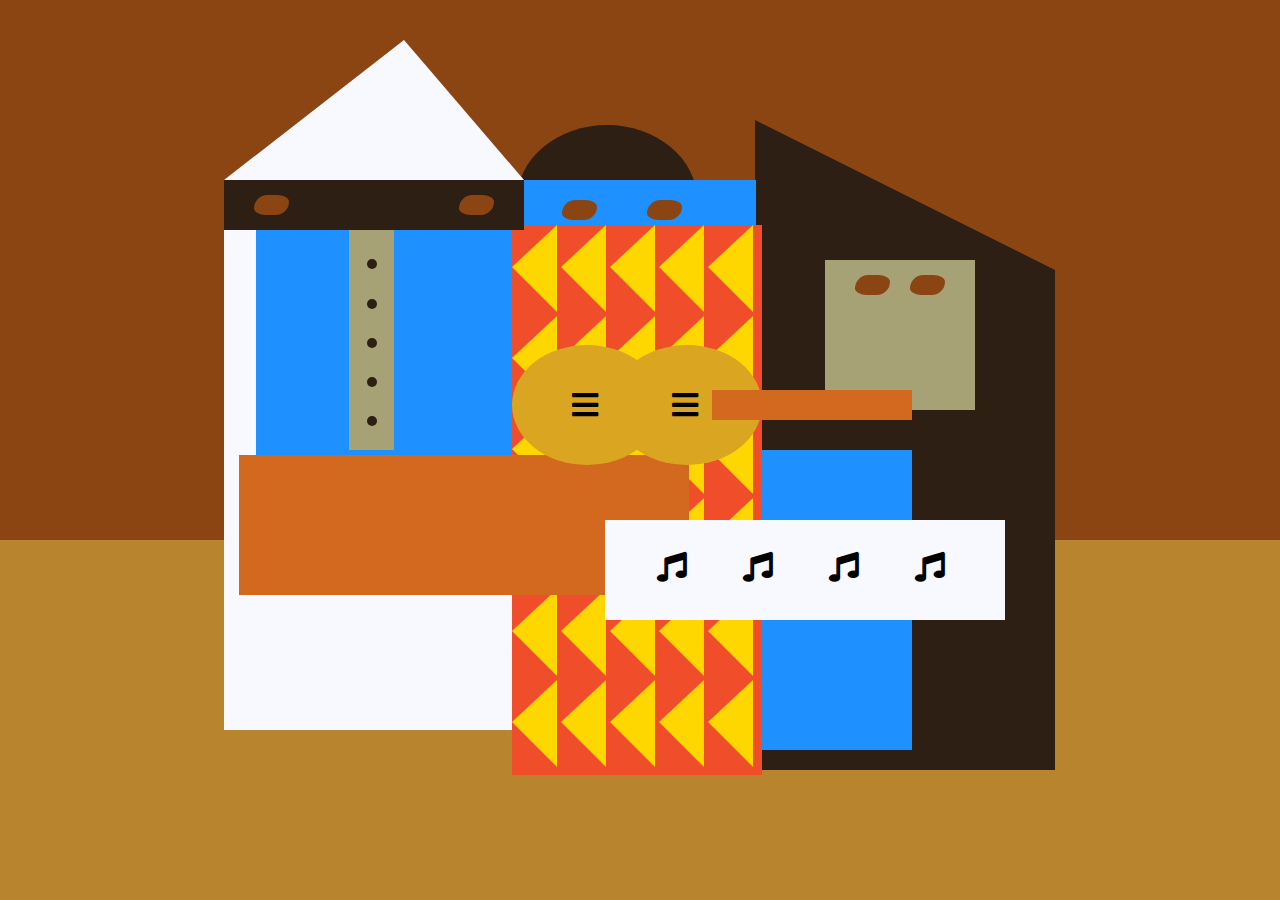
<file: picasso krc/index.html>
<!DOCTYPE html>
<html lang="en">
  <head>
    <meta charset="utf-8">
    <title>Picasso Painting</title>
    <link rel="stylesheet" href="./styles.css" />
    <link rel="stylesheet" href="https://use.fontawesome.com/releases/v5.8.2/css/all.css">
  </head>
  <body>
    <div id="back-wall"></div>
    <div class="characters">
      <div id="offwhite-character">
        <div id="white-hat"></div>
        <div id="black-mask">
          <div class="eyes left"></div>
          <div class="eyes right"></div>
        </div>
        <div id="gray-instrument">
          <div class="black-dot"></div>
          <div class="black-dot"></div>
          <div class="black-dot"></div>
          <div class="black-dot"></div>
          <div class="black-dot"></div>
        </div>
        <div id="tan-table"></div>
      </div>
      <div id="black-character">
        <div id="black-hat"></div>
        <div id="gray-mask">
          <div class="eyes left"></div>
          <div class="eyes right"></div>
        </div>
        <div id="white-paper">
          <i class="fas fa-music"></i>
          <i class="fas fa-music"></i>
          <i class="fas fa-music"></i>
          <i class="fas fa-music"></i>
        </div>
      </div>
      <div class="blue" id="blue-left"></div>
      <div class="blue" id="blue-right"></div>
      <div id="orange-character">
        <div id="black-round-hat"></div>
        <div id="eyes-div">
          <div class="eyes left"></div>
          <div class="eyes right"></div>
        </div>
        <div id="triangles">
          <div class="triangle"></div>
          <div class="triangle"></div>
          <div class="triangle"></div>
          <div class="triangle"></div>
          <div class="triangle"></div>
          <div class="triangle"></div>
          <div class="triangle"></div>
          <div class="triangle"></div>
          <div class="triangle"></div>
          <div class="triangle"></div>
          <div class="triangle"></div>
          <div class="triangle"></div>
          <div class="triangle"></div>
          <div class="triangle"></div>
          <div class="triangle"></div>
          <div class="triangle"></div>
          <div class="triangle"></div>
          <div class="triangle"></div>
          <div class="triangle"></div>
          <div class="triangle"></div>
          <div class="triangle"></div>
          <div class="triangle"></div>
          <div class="triangle"></div>
          <div class="triangle"></div>
          <div class="triangle"></div>
          <div class="triangle"></div>
          <div class="triangle"></div>
          <div class="triangle"></div>
          <div class="triangle"></div>
          <div class="triangle"></div>
        </div>
        <div id="guitar">
          <div class="guitar" id="guitar-left">
            <i class="fas fa-bars"></i>
          </div>
          <div class="guitar" id="guitar-right">
            <i class="fas fa-bars"></i>
          </div>
          <div id="guitar-neck"></div>
        </div>
      </div>
    </div>
  </body>
</html>
</file>
<file: balance sheet/styles.css>
span[class~="sr-only"] {
    border: 0 !important;
    clip: rect(1px, 1px, 1px, 1px) !important;
    clip-path: inset(50%) !important;
    -webkit-clip-path: inset(50%) !important;
    height: 1px !important;
    width: 1px !important;
    position: absolute !important;
    overflow: hidden !important;
    white-space: nowrap !important;
    padding: 0 !important;
    margin: -1px !important;
  }
  
  html {
    box-sizing: border-box;
  }
  
  body {
    font-family: sans-serif;
    color: #0a0a23;
  }
  
  h1 {
    max-width: 37.25rem;
    margin: 0 auto;
    padding: 1.5rem 1.25rem;
  }
  
  h1 .flex {
    display: flex;
    flex-direction: column-reverse;
    gap: 1rem;
  }
  
  h1 .flex span:first-of-type {
    font-size: 0.7em;
  }
  
  h1 .flex span:last-of-type {
    font-size: 1.2em;
  }
  
  section {
    max-width: 40rem;
    margin: 0 auto;
    border: 2px solid #d0d0d5;
  }
  
  #years {
    display: flex;
    justify-content: flex-end;
    position: sticky;
    top: 0;
    background: #0a0a23;
    color: #fff;
    z-index: 999;
    padding: 0.5rem calc(1.25rem + 2px) 0.5rem 0;
    margin: 0 -2px;
  }
  
  #years span[class] {
    font-weight: bold;
    width: 4.5rem;
    text-align: right;
  }
  
  .table-wrap {
    padding: 0 0.75rem 1.5rem 0.75rem;
  }
  
  table {
    border-collapse: collapse;
    border: 0;
    width: 100%;
    position: relative;
    margin-top: 3rem;
  }
  
  table caption {
    color: #356eaf;
    font-size: 1.3em;
    font-weight: normal;
    position: absolute;
    top: -2.25rem;
    left: 0.5rem;
  }
  
  tbody td {
    width: 100vw;
    min-width: 4rem;
    max-width: 4rem;
  }
  
  tbody th {
    width: calc(100% - 12rem);
  }
  
  tr[class="total"] {
    border-bottom: 4px double #0a0a23;
    font-weight: bold;
  }
  
  tr[class="total"] th {
    text-align: left;
    padding: 0.5rem 0 0.25rem 0.5rem;
  }
  
  tr.total td {
    text-align: right;
    padding: 0 0.25rem;
  }
  
  tr.total td:nth-of-type(3) {
    padding-right: 0.5rem;
  }
  
  tr.total:hover {
    background-color: #99c9ff;
  }
  
  td.current {
    font-style: italic;
  }
  
  tr.data {
    background-image: linear-gradient(to bottom, #dfdfe2 1.845rem, white 1.845rem);
  }
  
  tr.data th {
    text-align: left;
    padding-top: 0.3rem;
    padding-left: 0.5rem;
  }
  
  tr.data th .description {
    display: block;
    font-weight: normal;
    font-style: italic;
    padding: 1rem 0 0.75rem;
    margin-right: -13.5rem;
  }
  
  tr.data td {
    vertical-align: top;
    padding: 0.3rem 0.25rem 0;
    text-align: right;
  }
  
  tr.data td:last-of-type {
    padding-right: 0.5rem;
  }
</file>
<file: CalculatorJs/styles.css>
body {
    display: flex;
    justify-content: center;
    align-items: center;
    height: 100vh;
    margin: 0;
    font-family: Arial, Helvetica, sans-serif;
    background-color: #f9f9f9;
    opacity: 1;
    background-image: linear-gradient(30deg, #d5d5d5 12%, transparent 12.5%, transparent 87%, #d5d5d5 87.5%, #d5d5d5), 
                      linear-gradient(150deg, #d5d5d5 12%, transparent 12.5%, transparent 87%, #d5d5d5 87.5%, #d5d5d5), 
                      linear-gradient(30deg, #d5d5d5 12%, transparent 12.5%, transparent 87%, #d5d5d5 87.5%, #d5d5d5), 
                      linear-gradient(150deg, #d5d5d5 12%, transparent 12.5%, transparent 87%, #d5d5d5 87.5%, #d5d5d5), 
                      linear-gradient(60deg, #d5d5d577 25%, transparent 25.5%, transparent 75%, #d5d5d577 75%, #d5d5d577), 
                      linear-gradient(60deg, #d5d5d577 25%, transparent 25.5%, transparent 75%, #d5d5d577 75%, #d5d5d577);
    background-size: 52px 91px;
    background-position: 0 0, 0 0, 26px 46px, 26px 46px, 0 0, 26px 46px;
    overflow: hidden; 
}

.calculator {
    background-color: #f9f9f9;
    border-radius: 10px;
    box-shadow: 0 0 20px rgba(0, 0, 0, 0.1);
    overflow: hidden;
    width: 90%;
    max-width: 300px;
}

.display {
    background-color: #333;
    color: #fff;
    font-size: 2em;
    padding: 20px;
    text-align: right;
    overflow: hidden;
    white-space: nowrap;
    text-overflow: ellipsis;
    height: 60px; 
}

.buttons {
    display: grid;
    grid-template-columns: repeat(4, 1fr);
    gap: 1px;
}

.btn {
    border: none;
    font-size: 1.5em;
    padding: 20px;
    cursor: pointer;
    transition: background-color 0.3s;
}

.number-btn {
    background-color: #e0e0e0;
}

.operator-btn {
    background-color: #dfbd87;
    color: white;
}

.equal-btn {
    background-color: #df8d87;
    color: white;
}

.function-btn {
    background-color: #64b5f6;
    color: white;
}

.btn:hover {
    background-color: #bbb;
}

.btn:active, .btn.active {
    background-color: #aaa;
}

@media (max-width: 600px) {
    .calculator {
        width: 100%;
        max-width: 100%;
        height: auto;
        display: flex;
        flex-direction: column;
    }

    .display {
        font-size: 1.5em;
        padding: 15px;
        height: 60px; 
    }

    .buttons {
        display: grid;
        grid-template-columns: repeat(4, 1fr);
        gap: 1px;
    }

    .btn {
        font-size: 1.2em;
        padding: 15px;
    }
}

@media (max-width: 600px) and (orientation: landscape) {
    body {
        flex-direction: column;
        justify-content: center;
        align-items: center;
    }

    .calculator {
        width: 100%;
        max-width: none;
        height: 100%;
        display: flex;
        flex-direction: column;
        justify-content: center;
    }

    .display {
        font-size: 1.5em;
        padding: 15px;
        height: 60px; 
    }

    .buttons {
        display: grid;
        grid-template-columns: repeat(4, 1fr);
        gap: 1px;
    }

    .btn {
        font-size: 1.2em;
        padding: 15px;
    }
}
</file>
<file: CSS markeriai/styles.css>
h1 {
    text-align: center;
  }
  
  .container {
    background-color: rgb(255, 255, 255);
    padding: 10px 0;
  }
  
  .marker {
    width: 200px;
    height: 25px;
    margin: 10px auto;
  }
  
  .cap {
    width: 60px;
    height: 25px;
  }
  
  .sleeve {
    width: 110px;
    height: 25px;
    background-color: rgba(255, 255, 255, 0.5);
    border-left: 10px double rgba(0, 0, 0, 0.75);
  }
  
  .cap, .sleeve {
    display: inline-block;
  }
  
  .red {
    background: linear-gradient(rgb(122, 74, 14), rgb(245, 62, 113), rgb(162, 27, 27));
    box-shadow: 0 0 20px 0 rgba(83, 14, 14, 0.8);
  }
  
  .green {
    background: linear-gradient(#55680D, #71F53E, #116C31);
    box-shadow: 0 0 20px 0 #3B7E20CC;
  }
  
  .blue {
    background: linear-gradient(hsl(186, 76%, 16%), hsl(223, 90%, 60%), hsl(240, 56%, 42%));
    box-shadow: 0 0 20px 0 blue;
  }
</file>
<file: CSS pingviniukas/styles.css>
:root {
    --penguin-face: white;
    --penguin-picorna: orange;
    --penguin-skin: gray;
  }
  
  body {
    background: linear-gradient(45deg, rgb(118, 201, 255), rgb(247, 255, 222));
    margin: 0;
    padding: 0;
    width: 100%;
    height: 100vh;
    overflow: hidden;
  }
  
  .left-mountain {
    width: 300px;
    height: 300px;
    background: linear-gradient(rgb(203, 241, 228), rgb(80, 183, 255));
    position: absolute;
    transform: skew(0deg, 44deg);
    z-index: 2;
    margin-top: 100px;
  }
  
  .back-mountain {
    width: 300px;
    height: 300px;
    background: linear-gradient(rgb(203, 241, 228), rgb(47, 170, 255));
    position: absolute;
    z-index: 1;
    transform: rotate(45deg);
    left: 110px;
    top: 225px;
  }
  
  .sun {
    width: 200px;
    height: 200px;
    background-color: yellow;
    position: absolute;
    border-radius: 50%;
    top: -75px;
    right: -75px;
  }
  
  .penguin {
    width: 300px;
    height: 300px;
    margin: auto;
    margin-top: 75px;
    z-index: 4;
    position: relative;
    transition: transform 1s ease-in-out 0ms;
  }
  
  .penguin * {
    position: absolute;
  }
  
  .penguin:active {
    transform: scale(1.5);
    cursor: not-allowed;
  }
  
  .penguin-head {
    width: 50%;
    height: 45%;
    background: linear-gradient(
      45deg,
      var(--penguin-skin),
      rgb(239, 240, 228)
    );
    border-radius: 70% 70% 65% 65%;
    top: 10%;
    left: 25%;
    z-index: 1;
  }
  
  .face {
    width: 60%;
    height: 70%;
    background-color: var(--penguin-face);
    border-radius: 70% 70% 60% 60%;
    top: 15%;
  }
  
  .face.left {
    left: 5%;
  }
  
  .face.right {
    right: 5%;
  }
  
  .chin {
    width: 90%;
    height: 70%;
    background-color: var(--penguin-face);
    top: 25%;
    left: 5%;
    border-radius: 70% 70% 100% 100%;
  }
  
  .eye {
    width: 15%;
    height: 17%;
    background-color: black;
    top: 45%;
    border-radius: 50%;
  }
  
  .eye.left {
    left: 25%;
  }
  
  .eye.right {
    right: 25%;
  }
  
  .eye-lid {
    width: 150%;
    height: 100%;
    background-color: var(--penguin-face);
    top: 25%;
    left: -23%;
    border-radius: 50%;
  }
  
  .blush {
    width: 15%;
    height: 10%;
    background-color: pink;
    top: 65%;
    border-radius: 50%;
  }
  
  .blush.left {
    left: 15%;
  }
  
  .blush.right {
    right: 15%;
  }
  
  .beak {
    height: 10%;
    background-color: var(--penguin-picorna);
    border-radius: 50%;
  }
  
  .beak.top {
    width: 20%;
    top: 60%;
    left: 40%;
  }
  
  .beak.bottom {
    width: 16%;
    top: 65%;
    left: 42%;
  }
  
  .shirt {
    font: bold 25px Helvetica, sans-serif;
    top: 165px;
    left: 127.5px;
    z-index: 1;
    color: #6a6969;
  }
  
  .shirt div {
    font-weight:  initial;
    top: 22.5px;
    left: 12px;
  }
  
  .penguin-body {
    width: 53%;
    height: 45%;
    background: linear-gradient(
      45deg,
      rgb(134, 133, 133) 0%,
      rgb(234, 231, 231) 25%,
      white 67%
    );
    border-radius: 80% 80% 100% 100%;
    top: 40%;
    left: 23.5%;
  }
  
  .penguin-body::before {
    content: "";
    position: absolute;
    width: 50%;
    height: 45%;
    background-color: var(--penguin-skin);
    top: 10%;
    left: 25%;
    border-radius: 0% 0% 100% 100%;
    opacity: 70%;
  }
  
  .arm {
    width: 30%;
    height: 60%;
    background: linear-gradient(
      90deg,
      var(--penguin-skin),
      rgb(209, 210, 199)
    );
    border-radius: 30% 30% 30% 120%;
    z-index: -1;
  }
  
  .arm.left {
    top: 35%;
    left: 5%;
    transform-origin: top left; 
    transform: rotate(130deg) scaleX(-1);
    animation: 3s linear infinite wave;
  }
  
  .arm.right {
    top: 0%;
    right: -5%;
    transform: rotate(-45deg);
  }
  
  @keyframes wave {
    10% {
      transform: rotate(110deg) scaleX(-1);
    }
    20% {
      transform: rotate(130deg) scaleX(-1);
    }
    30% {
      transform: rotate(110deg) scaleX(-1);
    }
    40% {
      transform: rotate(130deg) scaleX(-1);
    }
  }
  
  .foot {
    width:  15%;
    height: 30%;
    background-color: var(--penguin-picorna);
    top: 85%;
    border-radius: 50%;
    z-index: -1;
  }
  
  .foot.left {
    left: 25%;
    transform: rotate(80deg);
  }
  
  .foot.right {
    right: 25%;
    transform: rotate(-80deg);
  }
  
  .ground {
    width: 100vw;
    background: linear-gradient(90deg, rgb(88, 175, 236), rgb(182, 255, 255));
    z-index: 3;
    position: absolute;
    margin-top: -58px;
    height: calc(100vh - 300px);
  }
</file>
<file: CSS variables (cities skylines krc)/styles.css>
:root {
    --building-color1: #aa80ff;
    --building-color2: #66cc99;
    --building-color3: #cc6699;
    --building-color4: #538cc6;
    --window-color1: #bb99ff;
    --window-color2: #8cd9b3;
    --window-color3: #d98cb3;
    --window-color4: #8cb3d9;
  }
  
  * {
    box-sizing: border-box;
  }
  
  body {
    height: 100vh;
    margin: 0;
    overflow: hidden;
  }
  
  .background-buildings, .foreground-buildings {
    width: 100%;
    height: 100%;
    display: flex;
    align-items: flex-end;
    justify-content: space-evenly;
    position: absolute;
    top: 0;
  }
  
  .building-wrap {
    display: flex;
    flex-direction: column;
    align-items: center;
  }
  
  .window-wrap {
    display: flex;
    align-items: center;
    justify-content: space-evenly;
  }
  
  .sky {
    background: radial-gradient(
        closest-corner circle at 15% 15%,
        #ffcf33,
        #ffcf33 20%,
        #ffff66 21%,
        #bbeeff 100%
      );
  }
  
  /* BACKGROUND BUILDINGS - "bb" stands for "background building" */
  .bb1 {
    width: 10%;
    height: 70%;
  }
  
  .bb1a {
    width: 70%;
  }
    
  .bb1b {
    width: 80%;
  }
    
  .bb1c {
    width: 90%;
  }
  
  .bb1d {
    width: 100%;
    height: 70%;
    background: linear-gradient(
        var(--building-color1) 50%,
        var(--window-color1)
      );
  }
  
  .bb1-window {
    height: 10%;
    background: linear-gradient(
        var(--building-color1),
        var(--window-color1)
      );
  }
  
  .bb2 {
    width: 10%;
    height: 50%;
  }
  
  .bb2a {
    border-bottom: 5vh solid var(--building-color2);
    border-left: 5vw solid transparent;
    border-right: 5vw solid transparent;
  }
  
  .bb2b {
    width: 100%;
    height: 100%;
    background: repeating-linear-gradient(
        var(--building-color2),
        var(--building-color2) 6%,
        var(--window-color2) 6%,
        var(--window-color2) 9%
      );
  }
  
  .bb3 {
    width: 10%;
    height: 55%;
    background: repeating-linear-gradient(
        90deg,
        var(--building-color3),
        var(--building-color3),
        var(--window-color3) 15%
      );
  }
  
  .bb4 {
    width: 11%;
    height: 58%;
  }
  
  .bb4a {
    width: 3%;
    height: 10%;
    background-color: var(--building-color4);
  }
  
  .bb4b {
    width: 80%;
    height: 5%;
    background-color: var(--building-color4);
  }
    
  .bb4c {
    width: 100%;
    height: 85%;
    background-color: var(--building-color4);
  }
  
  .bb4-window {
    width: 18%;
    height: 90%;
    background-color: var(--window-color4);
  }
  
  /* FOREGROUND BUILDINGS - "fb" stands for "foreground building" */
  .fb1 {
    width: 10%;
    height: 60%;
  }
  
  .fb1a {
    border-bottom: 7vh solid var(--building-color4);
    border-left: 2vw solid transparent;
    border-right: 2vw solid transparent;
  }
  
  .fb1b {
    width: 60%;
    height: 10%;
    background-color: var(--building-color4);
  }
    
  .fb1c {
    width: 100%;
    height: 80%;
    background: repeating-linear-gradient(
        90deg,
        var(--building-color4),
        var(--building-color4) 10%,
        transparent 10%,
        transparent 15%
      ),
      repeating-linear-gradient(
        var(--building-color4),
        var(--building-color4) 10%,
        var(--window-color4) 10%,
        var(--window-color4) 90%
      );
  }
  
  .fb2 {
    width: 10%;
    height: 40%;
  }
  
  .fb2a {
    width: 100%;
    border-bottom: 10vh solid var(--building-color3);
    border-left: 1vw solid transparent;
    border-right: 1vw solid transparent;
  }
  
  .fb2b {
    width: 100%;
    height: 75%;
    background-color: var(--building-color3);
  }
  
  .fb2-window {
    width: 22%;
    height: 100%;
    background-color: var(--window-color3);
  }
  
  .fb3 {
    width: 10%;
    height: 35%;
  }
    
  .fb3a {
    width: 80%;
    height: 15%;
    background-color: var(--building-color1);
  }
    
  .fb3b {
    width: 100%;
    height: 35%;
    background-color: var(--building-color1);
  }
  
  .fb3-window {
    width: 25%;
    height: 80%;
    background-color: var(--window-color1);
  }
  
  .fb4 {
    width: 8%;
    height: 45%;
    position: relative;
    left: 10%;
  }
  
  .fb4a {
    border-top: 5vh solid transparent;
    border-left: 8vw solid var(--building-color1);
  }
  
  .fb4b {
    width: 100%;
    height: 89%;
    background-color: var(--building-color1);
    display: flex;
    flex-wrap: wrap;
  }
  
  .fb4-window {
    width: 30%;
    height: 10%;
    border-radius: 50%;
    background-color: var(--window-color1);
    margin: 10%;
  }
  
  .fb5 {
    width: 10%;
    height: 33%;
    position: relative;
    right: 10%;
    background: repeating-linear-gradient(
        var(--building-color2),
        var(--building-color2) 5%,
        transparent 5%,
        transparent 10%
      ),
      repeating-linear-gradient(
        90deg,
        var(--building-color2),
        var(--building-color2) 12%,
        var(--window-color2) 12%,
        var(--window-color2) 44%
      );
  }
  
  .fb6 {
    width: 9%;
    height: 38%;
    background: repeating-linear-gradient(
        90deg,
        var(--building-color3),
        var(--building-color3) 10%,
        transparent 10%,
        transparent 30%
      ),
      repeating-linear-gradient(
        var(--building-color3),
        var(--building-color3) 10%,
        var(--window-color3) 10%,
        var(--window-color3) 30%
      );
  }
  
  @media (max-width: 1000px) {
    :root {
      --building-color1: #000;
      --building-color2: #000;
      --building-color3: #000;
      --building-color4: #000;
      --window-color1: #777;
      --window-color2: #777;
      --window-color3: #777;
      --window-color4: #777;
    }
    .sky {
      background: radial-gradient(
          closest-corner circle at 15% 15%,
          #ccc,
          #ccc 20%,
          #445 21%,
          #223 100%
        );
    }
  }
</file>
<file: Documentation apie CSS Flexbox/styles.css>
html,
body {
  min-width: 290px;
  color: #4d4e53;
  background-color: #ffffff;
  font-family: 'Open Sans', Arial, sans-serif;
  line-height: 1.5;
}

#navbar {
  position: fixed;
  min-width: 290px;
  top: 0px;
  left: 0px;
  width: 300px;
  height: 100%;
  border-right: solid;
  border-color: rgba(0, 22, 22, 0.4);
}

header {
  color: black;
  margin: 10px;
  text-align: center;
  font-size: 1.8em;
  font-weight: thin;
}

#main-doc header {
  text-align: left;
  margin: 0px;
}

#navbar ul {
  height: 88%;
  padding: 0;
  overflow-y: auto;
  overflow-x: hidden;
}

#navbar li {
  color: #4d4e53;
  border-top: 1px solid;
  list-style: none;
  position: relative;
  width: 100%;
}

#navbar a {
  display: block;
  padding: 10px 30px;
  color: #4d4e53;
  text-decoration: none;
  cursor: pointer;
}

#main-doc {
  position: absolute;
  margin-left: 310px;
  padding: 20px;
  margin-bottom: 110px;
}

section article {
  color: #4d4e53;
  margin: 15px;
  font-size: 0.96em;
}

section li {
  margin: 15px 0px 0px 20px;
}

@media only screen and (max-width: 815px) {
  /* For mobile phones: */
  #navbar ul {
    border: 1px solid;
    height: 207px;
  }

  #navbar {
    background-color: white;
    position: absolute;
    top: 0;
    padding: 0;
    margin: 0;
    width: 100%;
    max-height: 275px;
    border: none;
    z-index: 1;
    border-bottom: 2px solid;
  }

  #main-doc {
    position: relative;
    margin-left: 0px;
    margin-top: 270px;
  }
}

@media only screen and (max-width: 400px) {
  #main-doc {
    margin-left: -10px;
  }
}

code {
  width: 100%;
  white-space: pre;
  font-family: monospace;
  color:black;
}

pre {
  border: 1px solid #5e5e5e;
  border-radius: 5px;
  background-color: #f5f5f5;
  margin: auto;
  width: 700px;
  margin-right: auto;
  margin-left: 0;
  margin-bottom: 30px;
}

.code-container {
  width: 700px;
  margin-right: auto;
  margin-left: 0;
  position: relative;
}

.code-header {
  background-color: #f5f5f5;
  padding: 10px;
  border-top-left-radius: 5px;
  border-top-right-radius: 5px;
  display: flex;
  margin-top: 30px;
  justify-content: space-between;
}

.code-language {
  font-weight: bold;
}

.code-copy-button {
  background-color: #ccc;
  color: #fff;
  border: none;
  padding: 5px 10px;
  border-radius: 3px;
  cursor: pointer;
}

.highlight {
  color: rgb(221, 21, 154);
  font-weight: bold;
}

.highlight1 {
  color: rgb(0, 153, 59);
  font-weight: bold;
}
</file>
<file: MemoryCardGame/styles.css>
body {
    font-family: 'Poppins', sans-serif;
    margin: 0;
    background-color: #f0f0f0;
    transition: background-color 0.5s;
}

.subtitle {
    margin-top: 10px;
    color: #333;
}

.game-container {
    text-align: center;
    width: 90%;
    max-width: 600px;
    transition: opacity 0.5s;
    margin: 20px auto;
    position: relative; 
}

.game-board {
    display: grid;
    grid-gap: 10px;
    justify-content: center;
    margin-top: 20px;
    max-width: 1000px;
    margin-left: auto;
    margin-right: auto;
}

.card {
    width: 100%;
    padding-top: 100%;
    position: relative;
    perspective: 1000px;
    cursor: pointer;
}

.card-inner {
    position: absolute;
    top: 0;
    left: 0;
    width: 100%;
    height: 100%;
    transition: transform 0.6s;
    transform-style: preserve-3d;
}

.card.flip .card-inner {
    transform: rotateY(180deg);
}

.card .front, .card .back {
    position: absolute;
    width: 100%;
    height: 100%;
    -webkit-backface-visibility: hidden;
    backface-visibility: hidden;
    border-radius: 10px;
    top: 0;
    left: 0;
}

.card .front {
    border-radius: 10px;
    
    --sz: 20px;
    --c0: #ffffff00;
    --c1: #bdd0e1;
    --c2: #809bb9;
    --c3: #3e394a;
    --ts: 50%/ calc(var(--sz) * 13.25) calc(var(--sz) * 11.7);

    background:
        repeating-conic-gradient(#3b354730 0.000001%, var(--c0) 0.00005%, var(--c0) 0.00035%, var(--c0) 0.00005%) var(--ts),
        repeating-conic-gradient(#35638b59 0.00002%, var(--c0) 0.00008%, var(--c0) 0.0008%, var(--c0) 0.00008%) var(--ts),
        repeating-linear-gradient(90deg, var(--c0) 0 24.33%, var(--c3) 0 25%) var(--ts),
        linear-gradient(210deg, var(--c0) 0 80%, var(--c3) calc(80% + 1px) 80.5%, var(--c0) calc(80.5% + 1px) 100%) var(--ts),
        conic-gradient(from -90deg at 49.75% 100%, var(--c1) 0 30deg, var(--c0) 0 150deg, var(--c2) 0 60deg) var(--ts),
        conic-gradient(from -180deg at 24.5% 50.5%, var(--c1) 0 119deg, var(--c0) 0 100%) var(--ts),
        conic-gradient(from 120deg at 74.5% 50%, var(--c3) 0 120deg, var(--c0) 0 100%) var(--ts),
        conic-gradient(from 180deg at 49.5% 34%, var(--c2) 0 60deg, var(--c0) 0 100%) var(--ts),
        conic-gradient(from -120deg at 50% 34%, var(--c3) 0 60deg, var(--c0) 0 100%) var(--ts),
        conic-gradient(from 0deg at 74.5% 17.5%, var(--c2) 0 60deg, var(--c3) 0 121deg, var(--c0) 0 100%) var(--ts),
        linear-gradient(150deg, var(--c0) 0 40%, var(--c3) calc(40% + 1px) 40.5%, var(--c0) calc(40.5% + 1px) 100%) var(--ts),
        linear-gradient(90deg, var(--c0) 0 50%, var(--c2) 0 75%, var(--c0) 0 100%) var(--ts),
        repeating-linear-gradient(90deg, var(--c1) 0 24.33%, var(--c3) 0 25%) var(--ts);

    background-size: cover;
    background-position: center;
}

.card .back {
    transform: rotateY(180deg);
    background-color: #fff;
}

.card .back img {
    width: 100%;
    height: 100%;
    object-fit: cover;
    border-radius: 10px;
}

.controls {
    display: flex;
    flex-direction: column;
    align-items: center;
    margin-bottom: 20px;
}

.controls input[type="text"],
.controls button,
.controls select {
    width: 100%;
    max-width: 300px;
    padding: 10px 20px;
    font-size: 1em;
    border-radius: 5px;
    margin: 10px 0;
    box-sizing: border-box;
}

.controls input[type="text"] {
    border: 1px solid #ccc;
}

#start-button {
    background-color: #21a5de;
    color: white;
    border: none;
    cursor: pointer;
    transition: background-color 0.3s;
}

#start-button:hover {
    background-color: #1b88b6;
}

.score-board {
    text-align: left;
    margin: 10px 0;
}

.score-board p {
    margin: 5px 0;
}

.visible {
    opacity: 1 !important;
    visibility: visible !important;
    transform: translateY(0);
}

.fade-in-up {
    animation: fadeInUp 0.5s ease forwards;
}

.error-message {
    color: red;
    margin-top: 10px;
}

.hidden {
    display: none !important;
}

.popup {
    position: fixed;
    top: 0;
    left: 0;
    width: 100%;
    height: 100%;
    display: flex; 
    justify-content: center;
    align-items: center;
    background: rgba(0, 0, 0, 0.5);
    opacity: 0;
    visibility: hidden; 
    transition: opacity 0.3s ease, visibility 0.3s ease, transform 0.3s ease;
}

.popup.visible {
    opacity: 1;
    visibility: visible;
    transform: translateY(0);
}

.popup-content {
    position: relative; 
    background: #fff;
    padding: 20px;
    border-radius: 10px;
    text-align: center;
    max-width: 90%;
    max-height: 80%;
    overflow-y: auto;
    transform: translateY(-20px);
    transition: transform 0.5s ease;
}

.popup.visible .popup-content {
    transform: translateY(0);
}

#replay-button, #close-history-button {
    background-color: #21a5de;
    color: white;
    border: none;
    padding: 10px 20px;
    cursor: pointer;
    transition: background-color 0.3s;
    margin-top: 10px;
}

#replay-button:hover, #close-history-button:hover {
    background-color: #1b88b6;
}

.history-button {
    margin: 10px 0;
}

.history-icon {
    width: 30px;
    height: 30px;
    transition: transform 0.3s;
}

.history-button:hover .history-icon {
    transform: scale(1.1);
}

#history-popup ul {
    list-style-type: none;
    padding: 0;
    margin: 0; 
}

#history-popup li {
    margin-bottom: 10px;
    padding-left: 0; 
}

.close-button {
    position: absolute;
    top: 10px;
    right: 10px;
    background: none;
    border: none;
    font-size: 1.5em;
    cursor: pointer;
    color: #333;
    padding: 0; 
}

.close-button:hover {
    color: #000;
}

/* Responsive Styles */
@media (max-width: 768px) {
    .score-board,
    .history-button {
        position: static;
        margin: 10px 0;
        text-align: center;
    }

    .score-board,
    .history-button {
        width: 100%;
    }

    .score-board {
        margin-top: 20px;
    }

    .history-button {
        margin-top: 10px;
    }
}

@media (max-width: 480px) {
    .score-board p {
        font-size: 0.9em;
    }

    .history-icon {
        width: 25px;
        height: 25px;
    }

    .popup-content {
        padding: 15px;
    }

    #replay-button,
    #close-history-button {
        padding: 8px 16px;
        font-size: 0.9em;
    }

    .close-button {
        font-size: 1.2em;
    }
}

@keyframes fadeInUp {
    from {
        opacity: 0;
        transform: translateY(20px);
    }
    to {
        opacity: 1;
        transform: translateY(0);
    }
}

.replay-button, .back-button, #replay-button-popup {
    background-color: #21a5de;
    color: white;
    border: none;
    padding: 10px 20px;
    cursor: pointer;
    transition: background-color 0.3s;
    margin: 10px 5px; 
    border-radius: 5px;
}

.replay-button:hover, .back-button:hover {
    background-color: #1b88b6;
}

.button-container {
    display: flex;
    justify-content: center;
    margin-top: 20px;
}

.controls select {
    width: 100%;
    max-width: 300px;
    padding: 10px 20px;
    font-size: 1em;
    border-radius: 5px;
    margin: 10px 0;
    box-sizing: border-box;
    border: 1px solid #ccc;
}
</file>
<file: Multi-step-form/styles.css>
:root {
    --primary-color: rgb(32, 158, 27);
}
*, *::before, *::after {
    box-sizing: border-box;
}

body {
    font-family: monospace, 'Gill Sans', 'Gill Sans MT', Calibri, 'Trebuchet MS', sans-serif;
    margin: 0;
    display: grid;
    place-items: center;
    min-height: 100vh;
}
input, select {
    display: block;
    width: 100%;
    padding: 0.75rem;
    border: 1px solid #cccccc;
    border-radius: 0.25rem;
}
label {
    display: block;
    margin-bottom: 0.5rem;
}

.width-50 {
    width: 50%;
}
.ml-auto {
    margin-left: auto;
}

.text-center, .text-center a {
    text-decoration: none;
    text-align: center;
}
.text-center a {
    text-decoration: none;
    font-size: 14px;
}

.progressbar {
    position: relative;
    display: flex;
    justify-content: space-between;
    counter-reset: step;
    margin: 2rem 0 4rem;
}
.progressbar::before, .progress {
    content: "";
    position: absolute;
    top: 50%;
    transform: translateY(-50%);
    height: 4px;
    width: 100%;
    background-color: #dcdcdc;
    z-index: -1;
}
.progress {
    background-color: var(--primary-color);
    width: 0%;
    transition: 0.3s;
    z-index: -1;
}

.progress-step {
    width: 2.1875rem;
    height: 2.1875rem;
    background-color: #dcdcdc;
    border-radius: 50%;
    display: flex;
    justify-content: center;
    align-items: center;
}

.progress-step::before {
    counter-increment: step;
    content: counter(step);
}
.progress-step::after {
    content: attr(data-title);
    position: absolute;
    top: calc(100% + 0.5rem);
    font-size: 0.85rem;
    color: #666;
}
.progress-step-active {
    background-color: var(--primary-color);
    color: #f3f3f3;
}

/* Styles for Form. */
.form {
    width: 30rem;
    margin: 0 auto;
    border: 1px solid #ccc;
    border-radius: 0.35rem;
    padding: 1.5rem;

}

/* Styles for input group. */
.input-group {
    margin: 2rem 0;
}
.form-step {
    display: none;
    transform-origin: top;
    animation: animate 0.5s;
}
@keyframes animate {
    from {
        transform: scale(1, 0);
        opacity: 0;
    }
    to {
        transform: scale(1, 1);
        opacity: 1;
    }
}
.form-step-active {
    display: block;
}

.btns-group {
    display: grid;
    grid-template-columns: repeat(2, 1fr);
    gap: 1.5rem;
}

.btn{
    padding:  0.75rem;
    display: block;
    text-decoration: none;
    background-color: var(--primary-color);
    color: white;
    text-align: center;
    cursor: pointer;
    border-radius: 0.25rem;
    transition: 0.3s;
}

.btn:hover {
    box-shadow: 0 0 0 2px #fff, 0 0 0 3px var(--primary-color);
}

@media (max-width: 850px) {
    .form {
        width: 100vw;
    }
}
</file>
<file: picasso krc/styles.css>
body {
    background-color: rgb(184, 132, 46);
  }
  
  #back-wall {
    background-color: #8B4513;
    width: 100%;
    height: 60%;
    position: absolute;
    top: 0;
    left: 0;
    z-index: -1;
  }
  
  #offwhite-character {
    width: 300px;
    height: 550px;
    background-color: GhostWhite;
    position: absolute;
    top: 20%;
    left: 17.5%;
  }
  
  #white-hat {
    width: 0;
    height: 0;
    border-style: solid;
    border-width: 0 120px 140px 180px;
    border-top-color: transparent;
    border-right-color: transparent;
    border-bottom-color: GhostWhite;
    border-left-color: transparent;
    position: absolute;
    top: -140px;
    left: 0;
  }
  
  #black-mask {
    width: 100%;
    height: 50px;
    background-color: rgb(45, 31, 19);
    position: absolute;
    top: 0;
    left: 0;
    z-index: 1;
  }
  
  #gray-instrument {
    width: 15%;
    height: 40%;
    background-color: rgb(167, 162, 117);
    position: absolute;
    top: 50px;
    left: 125px;
    z-index: 1;
  }
  
  .black-dot {
    width: 10px;
    height: 10px;
    background-color: rgb(45, 31, 19);
    border-radius: 50%;
    display: block;
    margin: auto;
    margin-top: 65%;
  }
  
  #tan-table {
    width: 450px;
    height: 140px;
    background-color: #D2691E;
    position: absolute;
    top: 275px;
    left: 15px;
    z-index: 1;
  }
  
  #black-character {
    width: 300px;
    height: 500px;
    background-color: rgb(45, 31, 19);
    position: absolute;
    top: 30%;
    left: 59%;
  }
  
  #black-hat {
    width: 0;
    height: 0;
    border-style: solid;
    border-width: 150px 0 0 300px;
    border-top-color: transparent;
    border-right-color: transparent;
    border-bottom-color: transparent;
    border-left-color: rgb(45, 31, 19);
    position: absolute;
    top: -150px;
    left: 0;
  }
  
  #gray-mask {
    width: 150px;
    height: 150px;
    background-color: rgb(167, 162, 117);
    position: absolute;
    top: -10px;
    left: 70px;
  }
  
  #white-paper {
    width: 400px;
    height: 100px;
    background-color: GhostWhite;
    position: absolute;
    top: 250px;
    left: -150px;
    z-index: 1;
  }
  
  .fa-music {
    display: inline-block;
    margin-top: 8%;
    margin-left: 13%;
  }
  
  .blue {
    background-color: #1E90FF;
  }
  
  #blue-left {
    width: 500px;
    height: 300px;
    position: absolute;
    top: 20%;
    left: 20%;
  }
  
  #blue-right {
    width: 400px;
    height: 300px;
    position: absolute;
    top: 50%;
    left: 40%;
  }
  
  #orange-character {
    width: 250px;
    height: 550px;
    background-color: rgb(240, 78, 42);
    position: absolute;
    top: 25%;
    left: 40%;
  }
  
  #black-round-hat {
    width: 180px;
    height: 150px;
    background-color: rgb(45, 31, 19);
    border-radius: 50%;
    position: absolute;
    top: -100px;
    left: 5px;
    z-index: -1;
  }
  
  #eyes-div {
    width: 180px;
    height: 50px;
    position: absolute;
    top: -40px;
    left: 20px;
    z-index: 3;
  }
  
  #triangles {
    width: 250px;
    height: 550px;
  }
  
  .triangle {
    width: 0;
    height: 0;
    border-style: solid;
    border-width: 42px 45px 45px 0;
    border-top-color: transparent;
    border-right-color: Gold; /* yellow */
    border-bottom-color: transparent;
    border-left-color: transparent;
    display: inline-block;
  }
  
  #guitar {
    width: 100%;
    height: 100px;
    position: absolute;
    top: 120px;
    left: 0px;
    z-index: 3;
  }
  
  .guitar {
    width: 150px;
    height: 120px;
    background-color: Goldenrod;
    border-radius: 50%;
  }
  
  #guitar-left {
    position: absolute;
    left: 0px;
  }
  
  #guitar-right {
    position: absolute;
    left: 100px;
  }
  
  .fa-bars {
    display: block;
    margin-top: 30%;
    margin-left: 40%;
  }
  
  #guitar-neck {
    width: 200px;
    height: 30px;
    background-color: #D2691E;
    position: absolute;
    top: 45px;
    left: 200px;
    z-index: 3;
  }
  
  .eyes {
    width: 35px;
    height: 20px;
    background-color: #8B4513;
    border-radius: 20px 50%;
  }
  
  .right {
    position: absolute;
    top: 15px;
    right: 30px;
  }
  
  .left {
    position: absolute;
    top: 15px;
    left: 30px;
  }
  
  .fas {
    font-size: 30px;
  }
</file>
